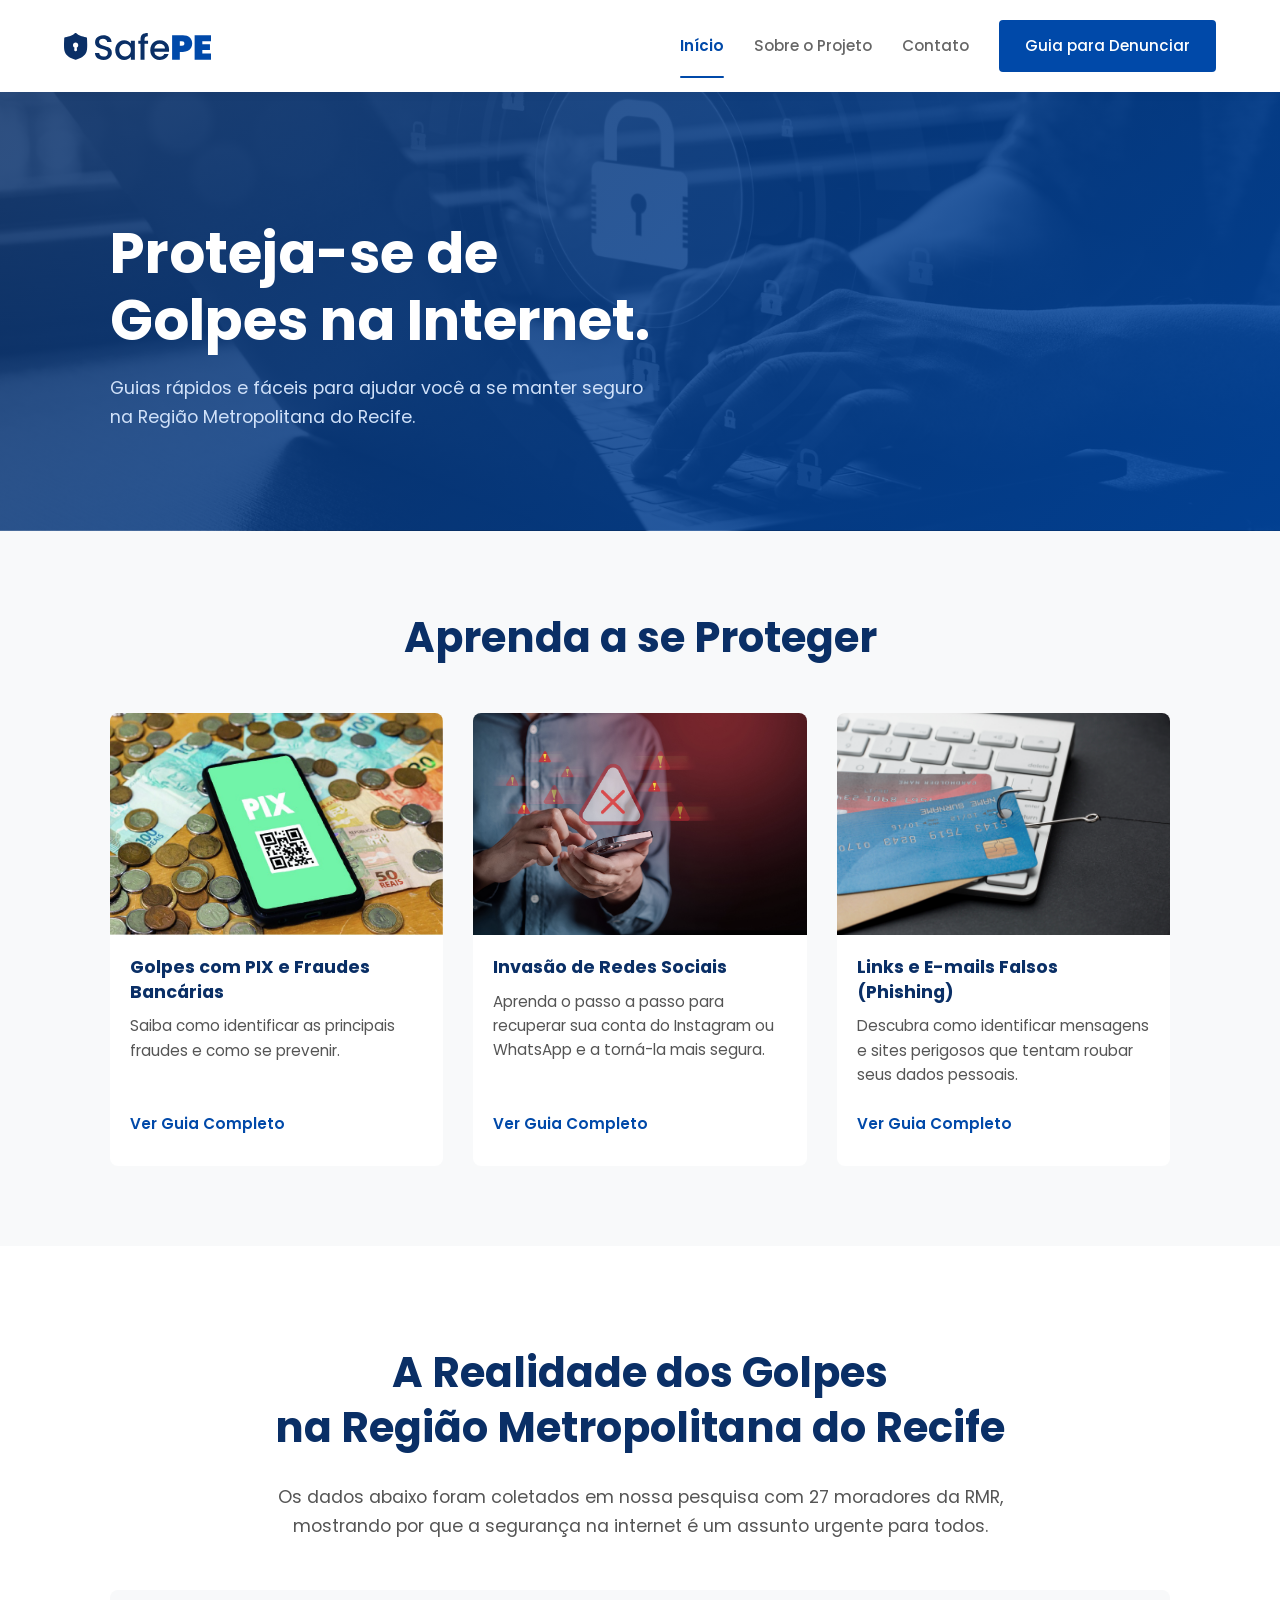
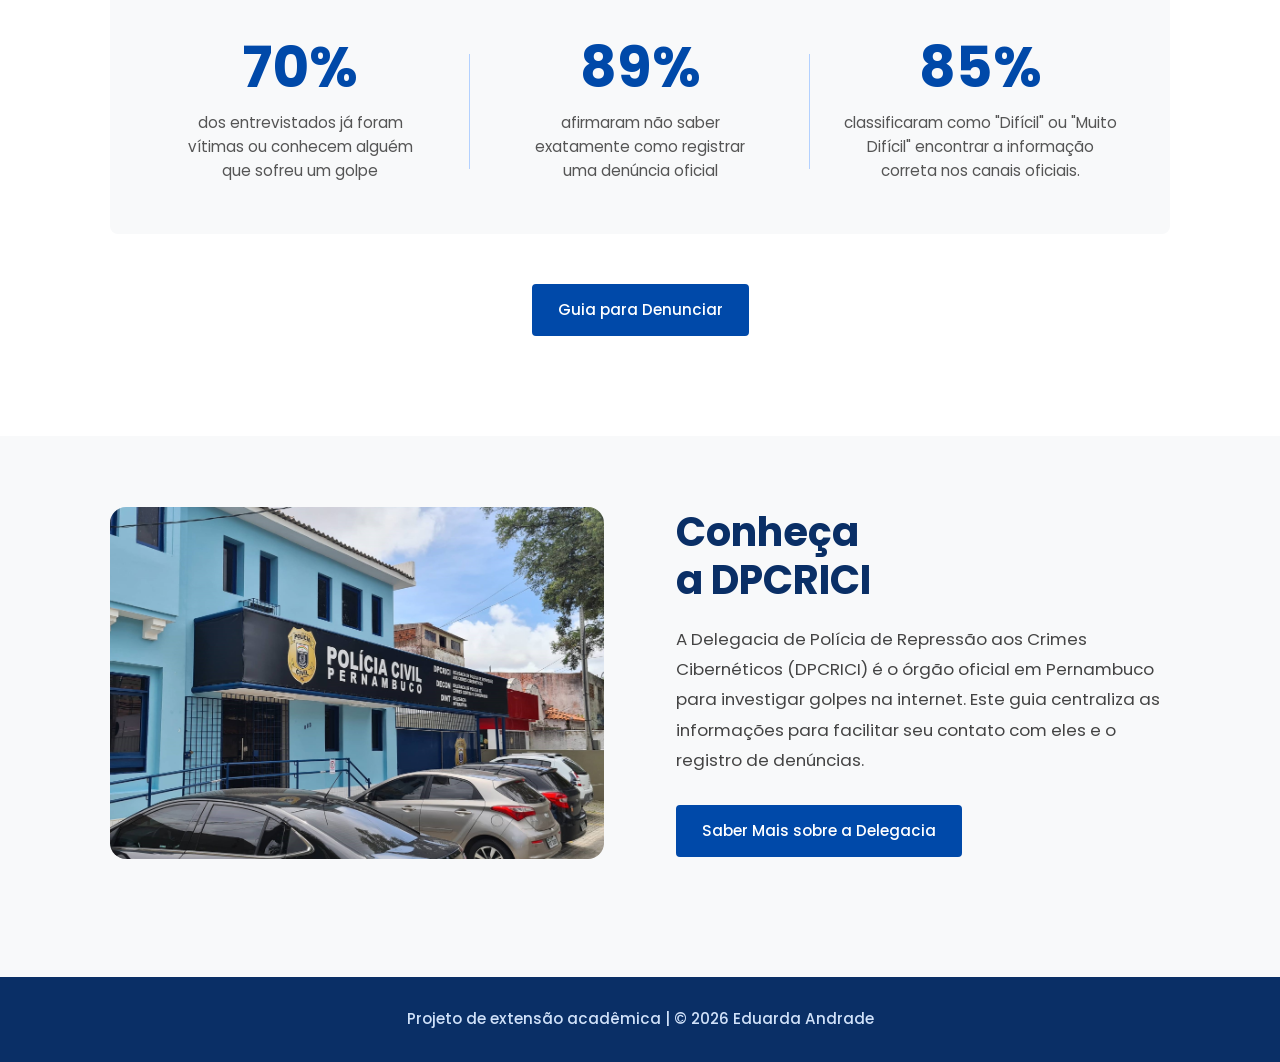
<file: index.html>
<!DOCTYPE html>
<html lang="pt-BR">
<head>
    <meta charset="UTF-8">
    <meta name="viewport" content="width=device-width, initial-scale=1.0">
    <meta name="description" content="SafePE | Proteja-se de golpes na internet na Região Metropolitana do Recife. Aprenda a evitar fraudes com PIX, redes sociais e phishing.">
    <title>SafePE | Proteja-se de Golpes na Internet</title>
    <link rel="icon" type="image/svg+xml" href="img/icone.svg">
    <link href="https://fonts.googleapis.com/css2?family=Poppins:wght@400;500;600;700&display=swap" rel="stylesheet">
    <link rel="stylesheet" href="css/style.css">
</head>
<body>

    <!-- CABEÇALHO -->
    <header class="header">
        <div class="logo">
            <a href="index.html" class="logo-site">
                <img src="img/logo.svg" alt="Logo SafePE" class="imagem-logo">
            </a>
        </div>
        
        <button id="menu-btn" class="menu-btn">
            <svg xmlns="http://www.w3.org/2000/svg" width="24" height="24" viewBox="0 0 24 24" fill="none" stroke="currentColor" stroke-width="2" stroke-linecap="round" stroke-linejoin="round" class="lucide lucide-menu">
                <path d="M4 5h16"/>
                <path d="M4 12h16"/>
                <path d="M4 19h16"/>
            </svg>
            Menu
        </button>

        <nav id="nav-menu" class="nav-menu">
            <button id="close-btn" class="close-btn">✕ Fechar</button>
            <ul>
                <li><a href="index.html" class="active-link">Início</a></li>
                <li><a href="html/sobre.html#sobre">Sobre o Projeto</a></li>
                <li><a href="html/sobre.html#contato">Contato</a></li>
                <li><a href="html/denuncia.html" class="btn-primary">Guia para Denunciar</a></li>
                <li class="nav-indicator" aria-hidden="true"></li>
            </ul>
        </nav>
    </header>

    <!-- HERO: TÍTULO DO GUIA -->
    <section class="hero">
        <div class="container">
            <h1>Proteja-se de<br>Golpes na Internet.</h1>
            <p>Guias rápidos e fáceis para ajudar você a se manter seguro<br class="desktop-break"> na Região Metropolitana do Recife.</p>
        </div>
    </section>

    <!-- SEÇÃO 1: GUIAS -->
    <section class="guias bg-gray">
        <div class="container">
            <h2>Aprenda a se Proteger</h2>
            <div class="cards-grid">
                <div class="card card-clicavel" data-link="html/guia-pix.html">
                    <div class="img-filtro">
                        <img src="img/img_pix1.png" alt="Celular exibindo o logo do PIX e um QR code, sobre notas e moedas de real" loading="lazy">
                    </div>
                    <h3>Golpes com PIX e Fraudes Bancárias</h3>
                    <p>Saiba como identificar as principais fraudes e como se prevenir.</p>
                    <a href="html/guia-pix.html" class="link-guia">Ver Guia Completo</a>
                </div>
                <div class="card card-clicavel" data-link="html/guia-redes.html">
                    <div class="img-filtro">
                        <img src="img/img_rede1.jpg" alt="Pessoa usando um celular, com ícones de alerta e um aviso de erro ao fundo" loading="lazy">
                    </div>
                    <h3>Invasão de Redes Sociais</h3>
                    <p>Aprenda o passo a passo para recuperar sua conta do Instagram ou WhatsApp e a torná-la mais segura.</p>
                    <a href="html/guia-redes.html" class="link-guia">Ver Guia Completo</a>
                </div>
                <div class="card card-clicavel" data-link="html/guia-phishing.html">
                    <div class="img-filtro">
                        <img src="img/img_phishing1.jpg" alt="Cartões de crédito presos em um anzol sobre um teclado, representando o phishing" loading="lazy">
                    </div>
                    <h3>Links e E-mails Falsos (Phishing)</h3>
                    <p>Descubra como identificar mensagens e sites perigosos que tentam roubar seus dados pessoais.</p>
                    <a href="html/guia-phishing.html" class="link-guia">Ver Guia Completo</a>
                </div>
            </div>
        </div>
    </section>

    <!-- SEÇÃO 2: ESTATÍSTICAS -->
    <section class="estatisticas">
        <div class="container">
            <h2>A Realidade dos Golpes<br>na Região Metropolitana do Recife</h2>
            <p class="subtitle">Os dados abaixo foram coletados em nossa pesquisa com 27 moradores da RMR,<br class="desktop-break"> mostrando por que a segurança na internet é um assunto urgente para todos.</p>
            
            <div class="stats-box">
                <div class="stat-item">
                    <span class="numero">70%</span>
                    <p>dos entrevistados já foram<br>vítimas ou conhecem alguém<br>que sofreu um golpe</p>
                </div>
                <div class="stat-item">
                    <span class="numero">89%</span>
                    <p>afirmaram não saber<br>exatamente como registrar<br>uma denúncia oficial</p>
                </div>
                <div class="stat-item">
                    <span class="numero">85%</span>
                    <p>classificaram como "Difícil" ou "Muito<br>Difícil" encontrar a informação<br>correta nos canais oficiais.</p>
                </div>
            </div>
            
            <div class="mt-50 text-center">
                <a href="html/denuncia.html" class="btn-primary">Guia para Denunciar</a>
            </div>
        </div>
    </section>

    <!-- SEÇÃO 3: DELEGAGIA -->
    <section class="delegacia bg-gray" id="delegacia">
        <div class="container delegacia-flex">
            <div class="delegacia-img">
                <img src="img/img_DPCRICI1.jpg" alt="Foto da fachada da Delegacia DPCRICI" loading="lazy">
            </div>
            <div class="delegacia-texto">
                <h2>Conheça<br>a DPCRICI</h2>
                <p>A Delegacia de Polícia de Repressão aos Crimes Cibernéticos (DPCRICI) é o órgão oficial em Pernambuco para investigar golpes na internet. Este guia centraliza as informações para facilitar seu contato com eles e o registro de denúncias.</p>
                <a href="html/dpcrici.html" class="btn-dark">Saber Mais sobre a Delegacia</a>
            </div>
        </div>
    </section>

    <!-- RODAPÉ -->
    <footer>
        <p>Projeto de extensão acadêmica <span class="divisor-rodape">|</span> <br class="mobile-break"> © 2026 Eduarda Andrade</p>
    </footer>

    <script src="js/script.js"></script>
</body>
</html>
</file>
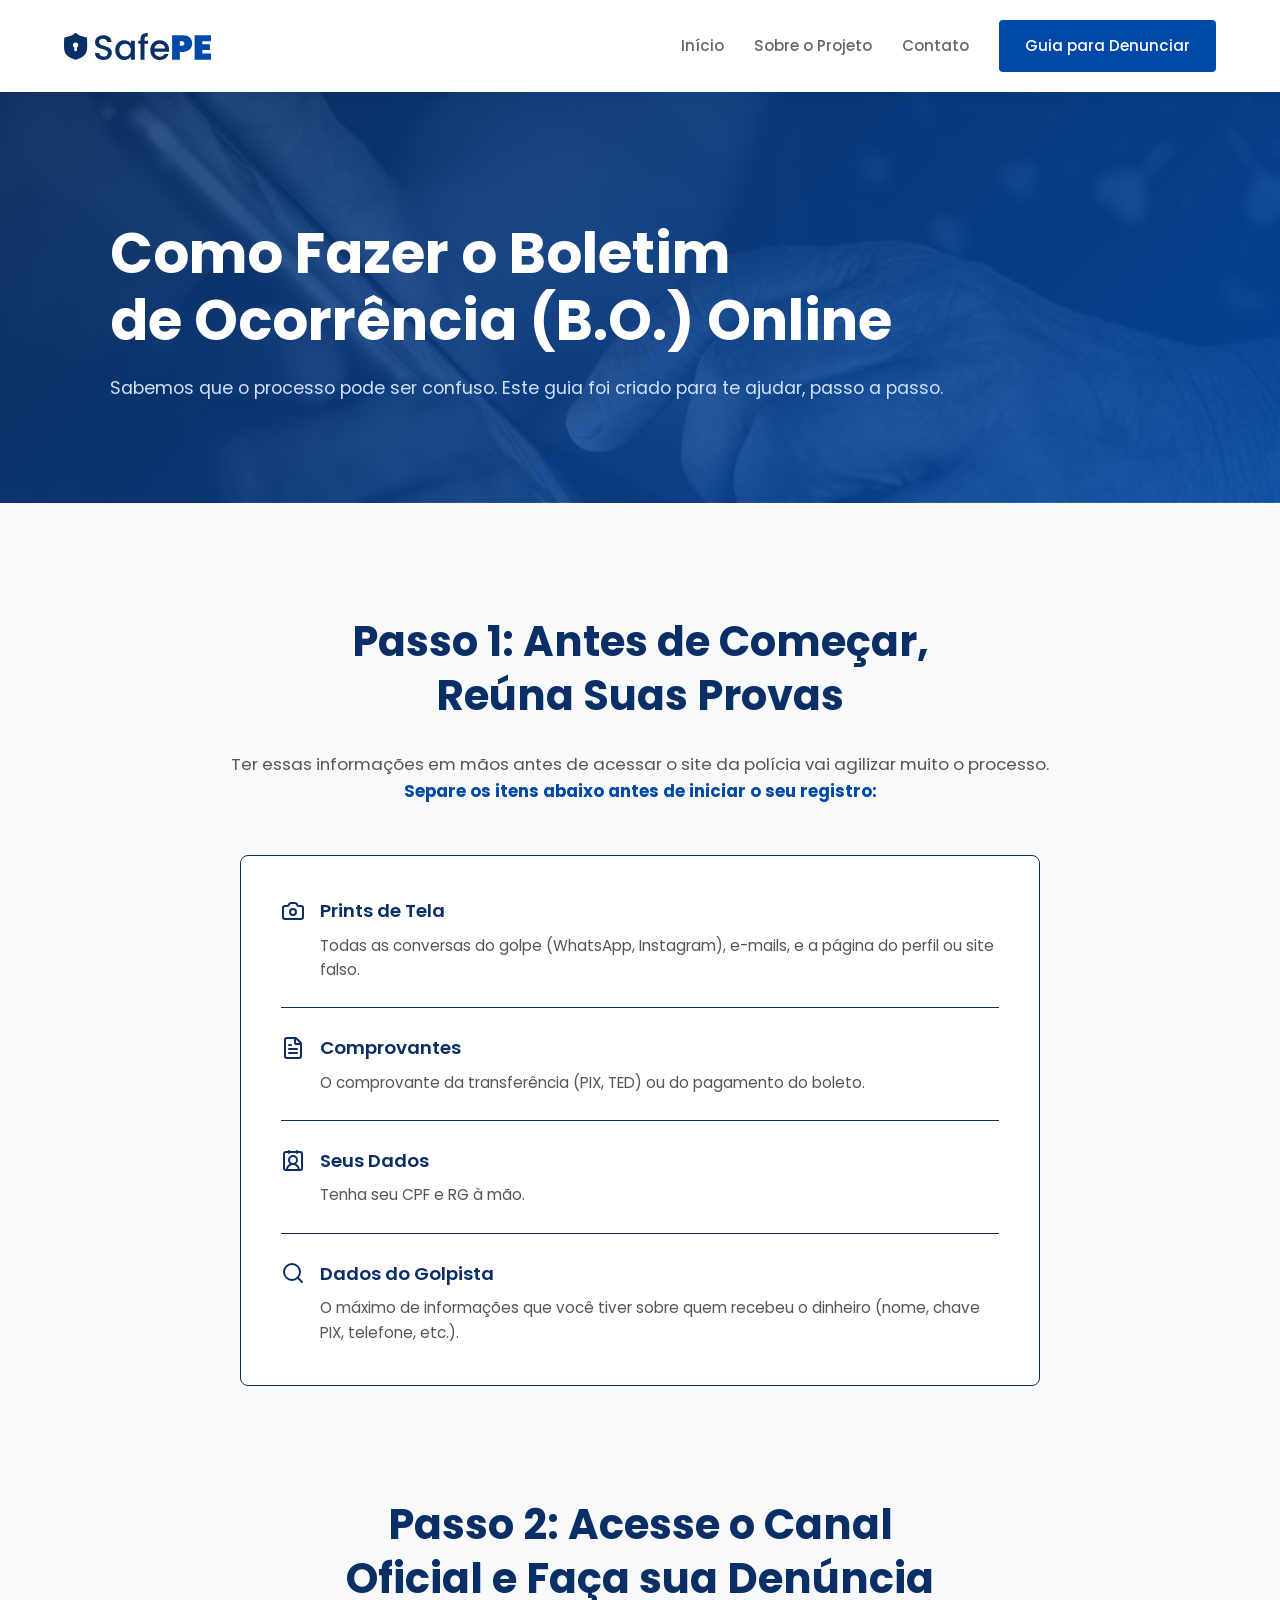
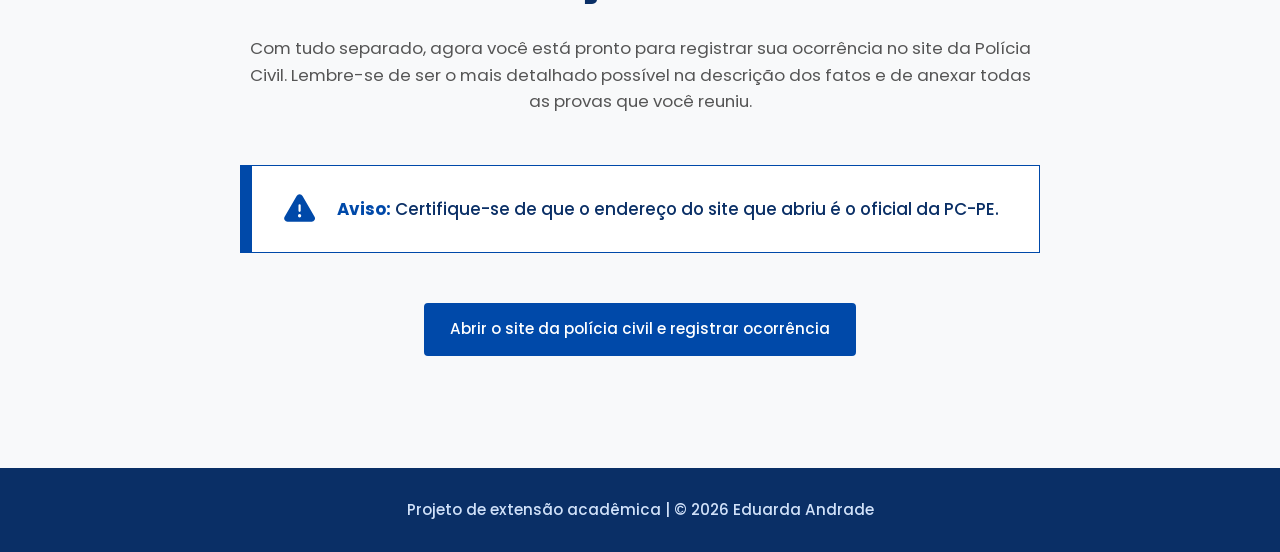
<file: html/denuncia.html>
<!DOCTYPE html>
<html lang="pt-BR">
<head>
    <meta charset="UTF-8">
    <meta name="viewport" content="width=device-width, initial-scale=1.0">
    <meta name="description" content="Guia passo a passo de como fazer um Boletim de Ocorrência (B.O.) online e reunir provas contra golpes virtuais.">
    <title>Guia de Denúncia | SafePE</title>
    <link rel="icon" type="image/svg+xml" href="../img/icone.svg">
    <link href="https://fonts.googleapis.com/css2?family=Poppins:wght@400;500;600;700&display=swap" rel="stylesheet">
    <link rel="stylesheet" href="../css/style.css">
</head>
<body>

    <!-- CABEÇALHO -->
    <header class="header">
        <div class="logo">
            <a href="../index.html">
                <img src="../img/logo.svg" alt="Logo SafePE" class="imagem-logo">
            </a>
        </div>
        
        <button id="menu-btn" class="menu-btn">
            <svg xmlns="http://www.w3.org/2000/svg" width="24" height="24" viewBox="0 0 24 24" fill="none" stroke="currentColor" stroke-width="2" stroke-linecap="round" stroke-linejoin="round" class="lucide lucide-menu">
                <path d="M4 5h16"/>
                <path d="M4 12h16"/>
                <path d="M4 19h16"/>
            </svg>
            Menu
        </button>

        <nav id="nav-menu" class="nav-menu">
            <button id="close-btn" class="close-btn">✕ Fechar</button>
            <ul>
                <li><a href="../index.html">Início</a></li>
                <li><a href="sobre.html#sobre">Sobre o Projeto</a></li>
                <li><a href="sobre.html#contato">Contato</a></li>
                <li><a href="denuncia.html" class="btn-primary">Guia para Denunciar</a></li>
                <li class="nav-indicator" aria-hidden="true"></li>
            </ul>
        </nav>
    </header>

    <!-- HERO: TÍTULO DA PÁGINA -->
    <section class="hero hero-denuncia">
        <div class="container">
            <h1>Como Fazer o Boletim<br class="desktop-break"> de Ocorrência (B.O.) Online</h1>
            <p>Sabemos que o processo pode ser confuso. Este guia foi criado para te ajudar, passo a passo.</p>
        </div>
    </section>

    <!-- PASSO 1: CHECKLIST -->
    <section class="passos bg-gray">
        <div class="container">
            <h2 class="text-center">Passo 1: Antes de Começar,<br> Reúna Suas Provas</h2>
            <p class="text-center subtitle">Ter essas informações em mãos antes de acessar o site da polícia vai agilizar muito o processo. <br class="desktop-break"><strong>Separe os itens abaixo antes de iniciar o seu registro:</strong></p>

            <div class="checklist-box">
                <!-- Item 1: Prints de Tela -->
                <div class="checklist-item">
                    <div class="check-header">
                        <div class="check-title">
                            <svg xmlns="http://www.w3.org/2000/svg" width="24" height="24" viewBox="0 0 24 24" fill="none" stroke="currentColor" stroke-width="2" stroke-linecap="round" stroke-linejoin="round" class="lucide lucide-camera"><path d="M13.997 4a2 2 0 0 1 1.76 1.05l.486.9A2 2 0 0 0 18.003 7H20a2 2 0 0 1 2 2v9a2 2 0 0 1-2 2H4a2 2 0 0 1-2-2V9a2 2 0 0 1 2-2h1.997a2 2 0 0 0 1.759-1.048l.489-.904A2 2 0 0 1 10.004 4z"/><circle cx="12" cy="13" r="3"/></svg>
                            <h3>Prints de Tela</h3>
                        </div>
                    </div>
                    <div class="check-body">
                        <p>Todas as conversas do golpe (WhatsApp, Instagram), e-mails, e a página do perfil ou site falso.</p>
                    </div>
                </div>

                <!-- Item 2: Comprovantes -->
                <div class="checklist-item">
                    <div class="check-header">
                        <div class="check-title">
                            <svg xmlns="http://www.w3.org/2000/svg" width="24" height="24" viewBox="0 0 24 24" fill="none" stroke="currentColor" stroke-width="2" stroke-linecap="round" stroke-linejoin="round" class="lucide lucide-file-text"><path d="M6 22a2 2 0 0 1-2-2V4a2 2 0 0 1 2-2h8a2.4 2.4 0 0 1 1.704.706l3.588 3.588A2.4 2.4 0 0 1 20 8v12a2 2 0 0 1-2 2z"/><path d="M14 2v5a1 1 0 0 0 1 1h5"/><path d="M10 9H8"/><path d="M16 13H8"/><path d="M16 17H8"/></svg>
                            <h3>Comprovantes</h3>
                        </div>
                    </div>
                    <div class="check-body">
                        <p>O comprovante da transferência (PIX, TED) ou do pagamento do boleto.</p>
                    </div>
                </div>

                <!-- Item 3: Seus Dados -->
                <div class="checklist-item">
                    <div class="check-header">
                        <div class="check-title">
                            <svg xmlns="http://www.w3.org/2000/svg" width="24" height="24" viewBox="0 0 24 24" fill="none" stroke="currentColor" stroke-width="2" stroke-linecap="round" stroke-linejoin="round" class="lucide lucide-contact-round"><path d="M16 2v2"/><path d="M17.915 21a6 6 0 10-12 0"/><path d="M8 2v2"/><circle cx="12" cy="11" r="4"/><rect x="3" y="3" width="18" height="18" rx="2"/></svg>
                            <h3>Seus Dados</h3>
                        </div>
                    </div>
                    <div class="check-body">
                        <p>Tenha seu CPF e RG à mão.</p>
                    </div>
                </div>

                <!-- Item 4: Dados do Golpista -->
                <div class="checklist-item">
                    <div class="check-header">
                        <div class="check-title">
                            <svg xmlns="http://www.w3.org/2000/svg" width="24" height="24" viewBox="0 0 24 24" fill="none" stroke="currentColor" stroke-width="2" stroke-linecap="round" stroke-linejoin="round" class="lucide lucide-search"><path d="m21 21-4.34-4.34"/><circle cx="11" cy="11" r="8"/></svg>
                            <h3>Dados do Golpista</h3>
                        </div>
                    </div>
                    <div class="check-body">
                        <p>O máximo de informações que você tiver sobre quem recebeu o dinheiro (nome, chave PIX, telefone, etc.).</p>
                    </div>
                </div>
            </div>
        </div>
    </section>

    <!-- PASSO 2: AÇÃO -->
    <section class="passos bg-gray pt-0">
        <div class="container text-center">
            <h2>Passo 2: Acesse o Canal<br>Oficial e Faça sua Denúncia</h2>
            <p class="subtitle subtitle-largo text-center">Com tudo separado, agora você está pronto para registrar sua ocorrência no site da Polícia Civil. Lembre-se de ser o mais detalhado possível na descrição dos fatos e de anexar todas as provas que você reuniu.</p>

            <div class="warning-box mb-40">
                <svg xmlns="http://www.w3.org/2000/svg" width="24" height="24" viewBox="0 0 256 256" fill="currentColor">
                <path d="M236.8,188.09,149.35,36.22h0a24.76,24.76,0,0,0-42.7,0L19.2,188.09a23.51,23.51,0,0,0,0,23.72A24.35,24.35,0,0,0,40.55,224h174.9a24.35,24.35,0,0,0,21.33-12.19A23.51,23.51,0,0,0,236.8,188.09ZM120,104a8,8,0,0,1,16,0v40a8,8,0,0,1-16,0Zm8,88a12,12,0,1,1,12-12A12,12,0,0,1,128,192Z"/>
                </svg>
                <p><strong>Aviso:</strong> Certifique-se de que o endereço do site que abriu é o oficial da PC-PE.</p>
            </div>

            <a href="https://servicos.sds.pe.gov.br/delegacia/" target="_blank" rel="noopener noreferrer" class="btn-dark mt-30">Abrir o site da polícia civil e registrar ocorrência</a>
        </div>
    </section>

    <!-- RODAPÉ -->
    <footer>
        <p>Projeto de extensão acadêmica <span class="divisor-rodape">|</span> <br class="mobile-break"> © 2026 Eduarda Andrade</p>
    </footer>
    <script src="../js/script.js"></script>
</body>
</html>
</file>
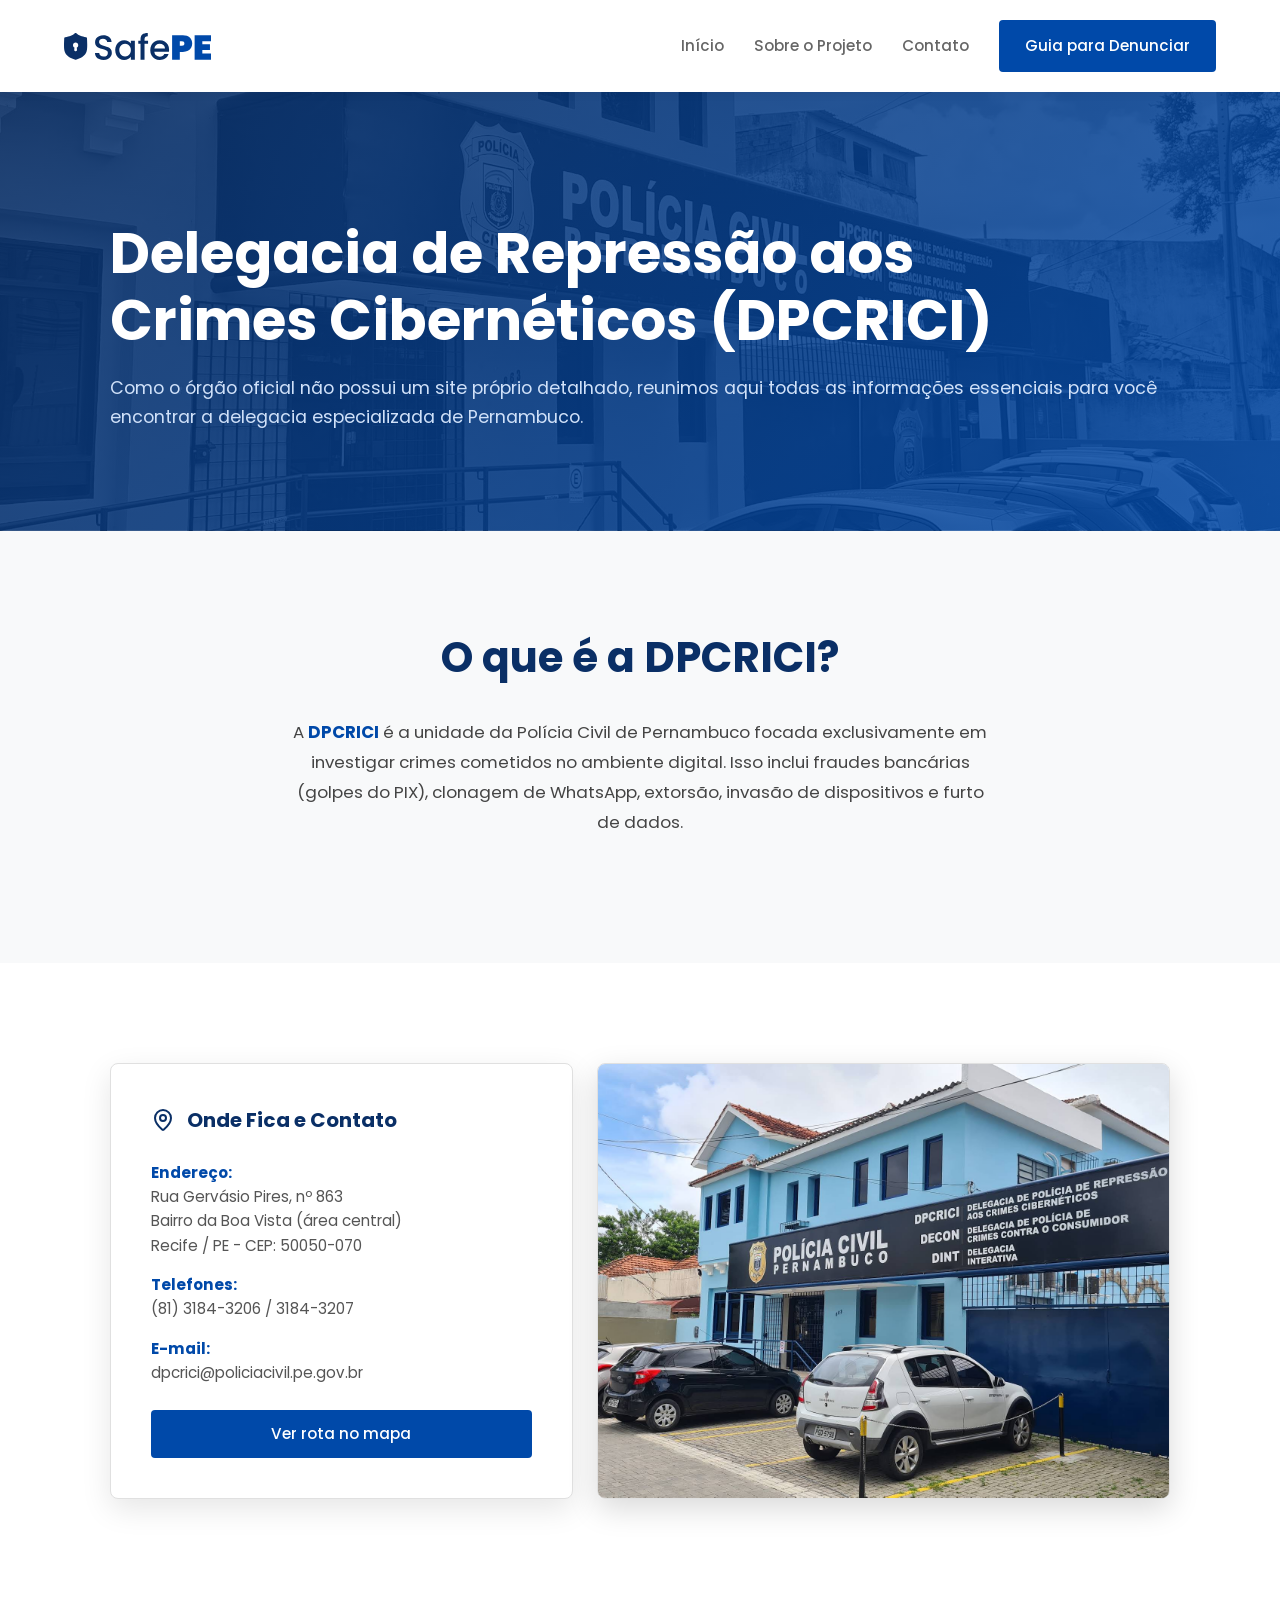
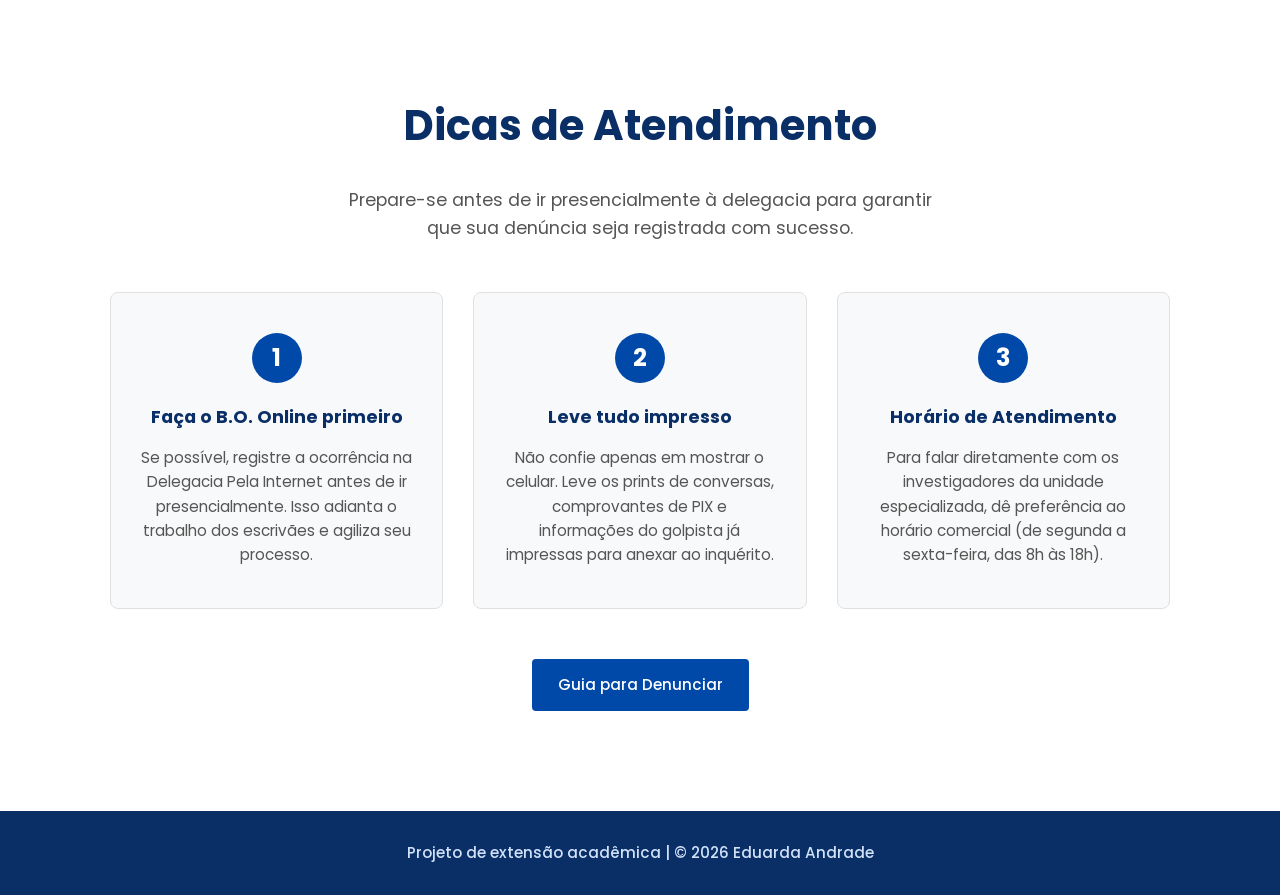
<file: html/dpcrici.html>
<!DOCTYPE html>
<html lang="pt-BR">
<head>
    <meta charset="UTF-8">
    <meta name="viewport" content="width=device-width, initial-scale=1.0">
    <meta name="description" content="Saiba onde fica e como entrar em contato com a Delegacia de Repressão aos Crimes Cibernéticos (DPCRICI) em Pernambuco.">
    <title>Sobre a DPCRICI | SafePE</title>
    <link rel="icon" type="image/svg+xml" href="../img/icone.svg">
    <link href="https://fonts.googleapis.com/css2?family=Poppins:wght@400;500;600;700&display=swap" rel="stylesheet">
    <link rel="stylesheet" href="../css/style.css">
</head>
<body>

    <!-- CABEÇALHO -->
    <header class="header">
        <div class="logo">
            <a href="../index.html">
                <img src="../img/logo.svg" alt="Logo SafePE" class="imagem-logo">
            </a>
        </div>
        
        <button id="menu-btn" class="menu-btn">
            <svg xmlns="http://www.w3.org/2000/svg" width="24" height="24" viewBox="0 0 24 24" fill="none" stroke="currentColor" stroke-width="2" stroke-linecap="round" stroke-linejoin="round" class="lucide lucide-menu">
                <path d="M4 5h16"/>
                <path d="M4 12h16"/>
                <path d="M4 19h16"/>
            </svg>
            Menu
        </button>

        <nav id="nav-menu" class="nav-menu">
            <button id="close-btn" class="close-btn">✕ Fechar</button>
            <ul>
                <li><a href="../index.html">Início</a></li>
                <li><a href="sobre.html#sobre">Sobre o Projeto</a></li>
                <li><a href="sobre.html#contato">Contato</a></li>
                <li><a href="denuncia.html" class="btn-primary">Guia para Denunciar</a></li>
                <li class="nav-indicator" aria-hidden="true"></li>
            </ul>
        </nav>
    </header>

    <!-- HERO: TÍTULO -->
    <section class="hero-dpcrici">
        <div class="container">
            <h1>Delegacia de Repressão aos<br class="desktop-break"> Crimes Cibernéticos (DPCRICI)</h1>
            <p>Como o órgão oficial não possui um site próprio detalhado, reunimos aqui todas as informações essenciais para você encontrar a delegacia especializada de Pernambuco.</p>
        </div>
    </section>

    <!-- TEXTO INTRODUTÓRIO -->
    <section class="dpcrici-intro bg-gray">
        <div class="container">
            <h2 class="titulo-padrao">O que é a DPCRICI?</h2>
            <div class="sobre-texto text-center">
                <p>A <strong>DPCRICI</strong> é a unidade da Polícia Civil de Pernambuco focada exclusivamente em investigar crimes cometidos no ambiente digital. Isso inclui fraudes bancárias (golpes do PIX), clonagem de WhatsApp, extorsão, invasão de dispositivos e furto de dados.</p>
            </div>
        </div>
    </section>

    <!-- SEÇÃO 1: LOCALIZAÇÃO E FOTO -->
    <section class="map-bg-section">
        <div class="map-bg">
            <iframe src="https://www.google.com/maps/embed?pb=!1m18!1m12!1m3!1d3950.419169687445!2d-34.8876403!3d-8.058348!2m3!1f0!2f0!3f0!3m2!1i1024!2i768!4f13.1!3m3!1m2!1s0x7ab18a4a58ab39d%3A0xc62261642adfffa3!2sR.%20Gerv%C3%A1sio%20Pires%2C%20863%20-%20Boa%20Vista%2C%20Recife%20-%20PE%2C%2050050-070!5e0!3m2!1spt-BR!2sbr!4v1700000000000!5m2!1spt-BR!2sbr" title="Mapa de localização da DPCRICI" allowfullscreen="" loading="lazy" referrerpolicy="no-referrer-when-downgrade"></iframe>
            <div class="map-overlay"></div>
        </div>

        <div class="container relative-content">
            <div class="localizacao-flex">
                <div class="info-card">
                    <h3>
                        <!-- Ícone Localização -->
        <svg xmlns="http://www.w3.org/2000/svg" width="24" height="24" viewBox="0 0 24 24" fill="none" stroke="currentColor" stroke-width="2" stroke-linecap="round" stroke-linejoin="round" class="lucide lucide-map-pin"><path d="M20 10c0 4.993-5.539 10.193-7.399 11.799a1 1 0 0 1-1.202 0C9.539 20.193 4 14.993 4 10a8 8 0 0 1 16 0"/><circle cx="12" cy="10" r="3"/></svg>
                        Onde Fica e Contato
                    </h3>
                    <p><strong>Endereço:</strong><br>Rua Gervásio Pires, nº 863<br>Bairro da Boa Vista (área central)<br>Recife / PE - CEP: 50050-070</p>
                    <p><strong>Telefones:</strong><br>(81) 3184-3206 / 3184-3207</p>
                    <p><strong>E-mail:</strong><br>dpcrici@policiacivil.pe.gov.br</p>
                    <a href="https://www.google.com/maps/place/Delegacia+de+Pol%C3%ADcia+de+Repress%C3%A3o+aos+Crimes+Cibern%C3%A9ticos+-+DPCRICI/@-8.055228,-34.884002,15z" target="_blank" rel="noopener noreferrer" class="btn-dark btn-full mt-25">Ver rota no mapa</a>
                </div>
                
                <div class="delegacia-foto">
                    <img src="../img/img_DPCRICI2.jpg" alt="Fachada da DPCRICI em Recife" loading="lazy">
                </div>
            </div>
        </div>
    </section>

    <!-- SEÇÃO 2: DICAS DE ATENDIMENTO -->
    <section class="dpcrici-dicas">
        <div class="container">
            <h2 class="titulo-padrao text-center mb-10">Dicas de Atendimento</h2>
            <p class="subtitle text-center mb-50">Prepare-se antes de ir presencialmente à delegacia para garantir<br class="desktop-break"> que sua denúncia seja registrada com sucesso.</p>

            <div class="dicas-grid">
                <div class="dica-item bg-gray">
                    <span class="dica-numero">1</span>
                    <h4>Faça o B.O. Online primeiro</h4>
                    <p>Se possível, registre a ocorrência na Delegacia Pela Internet antes de ir presencialmente. Isso adianta o trabalho dos escrivães e agiliza seu processo.</p>
                </div>
                <div class="dica-item bg-gray">
                    <span class="dica-numero">2</span>
                    <h4>Leve tudo impresso</h4>
                    <p>Não confie apenas em mostrar o celular. Leve os prints de conversas, comprovantes de PIX e informações do golpista já impressas para anexar ao inquérito.</p>
                </div>
                <div class="dica-item bg-gray">
                    <span class="dica-numero">3</span>
                    <h4>Horário de Atendimento</h4>
                    <p>Para falar diretamente com os investigadores da unidade especializada, dê preferência ao horário comercial (de segunda a sexta-feira, das 8h às 18h).</p>
                </div>
            </div>
        </div>
        <div class="mt-50 text-center">
            <a href="denuncia.html" class="btn-primary">Guia para Denunciar</a>
        </div>
    </section>

    <!-- RODAPÉ -->
    <footer>
        <p>Projeto de extensão acadêmica <span class="divisor-rodape">|</span> <br class="mobile-break"> © 2026 Eduarda Andrade</p>
    </footer>
    <script src="../js/script.js"></script>
</body>
</html>
</file>
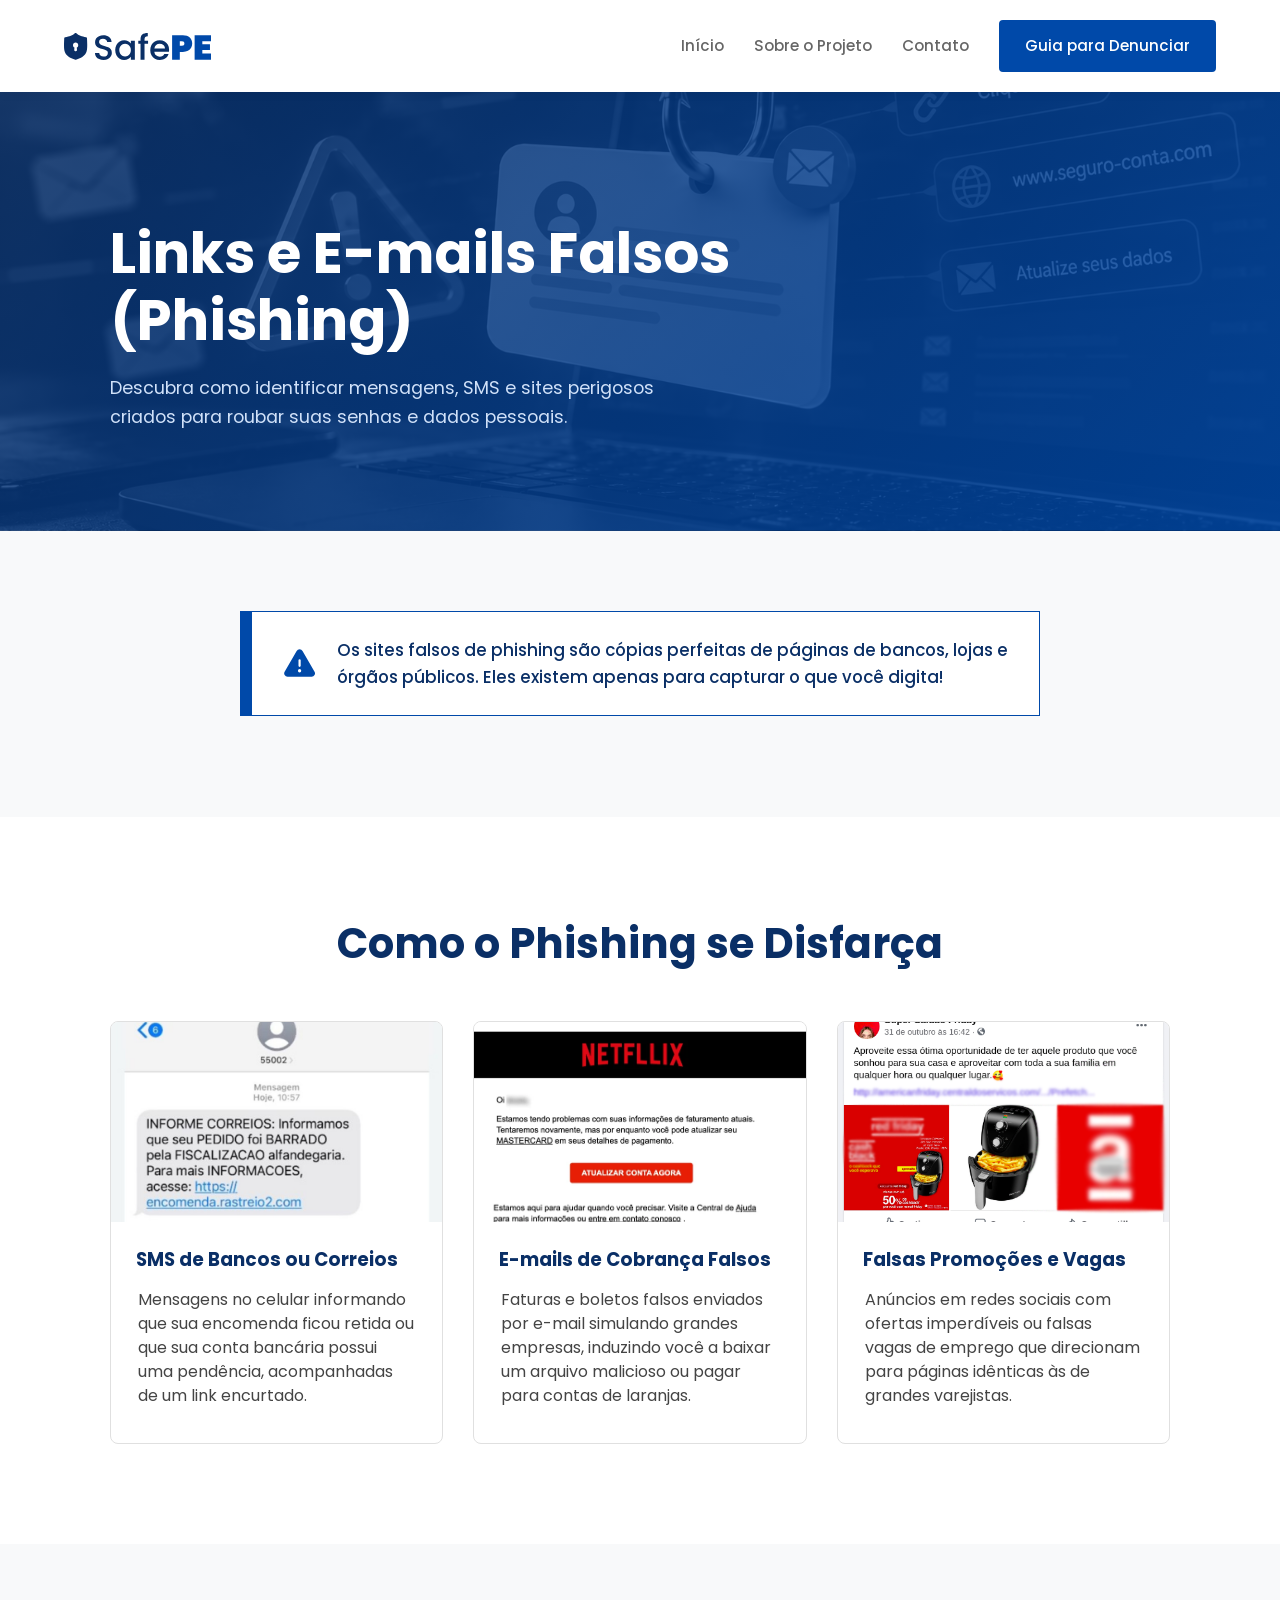
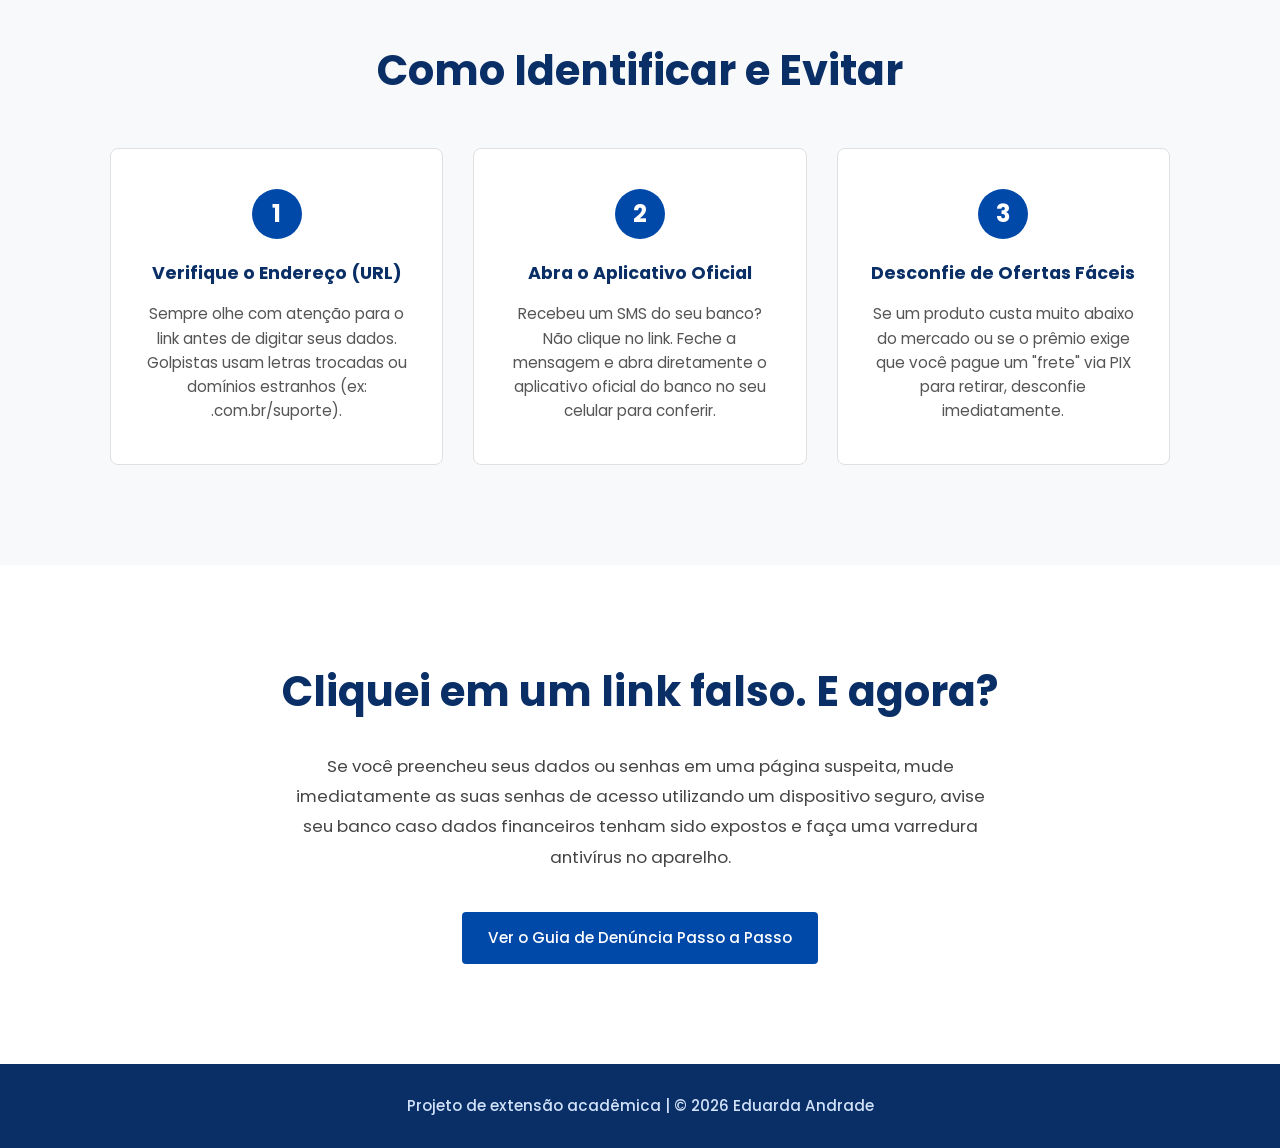
<file: html/guia-phishing.html>
<!DOCTYPE html>
<html lang="pt-BR">
<head>
    <meta charset="UTF-8">
    <meta name="viewport" content="width=device-width, initial-scale=1.0">
    <meta name="description" content="Aprenda a identificar links falsos, e-mails de phishing e mensagens de SMS perigosas.">
    <title>Links e E-mails Falsos (Phishing) - SafePE</title>
    <link rel="icon" type="image/svg+xml" href="../img/icone.svg">
    <link href="https://fonts.googleapis.com/css2?family=Poppins:wght@400;500;600;700&display=swap" rel="stylesheet">
    <link rel="stylesheet" href="../css/style.css">
</head>
<body>

    <!-- CABEÇALHO -->
    <header class="header">
        <div class="logo">
            <a href="../index.html">
                <img src="../img/logo.svg" alt="Logo SafePE" class="imagem-logo">
            </a>
        </div>
        
        <button id="menu-btn" class="menu-btn">
            <svg xmlns="http://www.w3.org/2000/svg" width="24" height="24" viewBox="0 0 24 24" fill="none" stroke="currentColor" stroke-width="2" stroke-linecap="round" stroke-linejoin="round" class="lucide lucide-menu">
                <path d="M4 5h16"/>
                <path d="M4 12h16"/>
                <path d="M4 19h16"/>
            </svg>
            Menu
        </button>

        <nav id="nav-menu" class="nav-menu">
            <button id="close-btn" class="close-btn">✕ Fechar</button>
            <ul>
                <li><a href="../index.html">Início</a></li>
                <li><a href="sobre.html#sobre">Sobre o Projeto</a></li>
                <li><a href="sobre.html#contato">Contato</a></li>
                <li><a href="denuncia.html" class="btn-primary">Guia para Denunciar</a></li>
                <li class="nav-indicator" aria-hidden="true"></li>
            </ul>
        </nav>
    </header>

    <!-- HERO: TÍTULO DO GUIA -->
    <section class="hero-guia-phishing">
        <div class="container">
            <h1>Links e E-mails Falsos<br class="desktop-break"> (Phishing)</h1>
            <p class="subtitle">Descubra como identificar mensagens, SMS e sites perigosos<br class="desktop-break"> criados para roubar suas senhas e dados pessoais.</p>
        </div>
    </section>

    <!-- SEÇÃO DE AVISO -->
    <section class="secao-aviso bg-gray">
        <div class="container">
            <div class="warning-box">
                <svg xmlns="http://www.w3.org/2000/svg" width="24" height="24" viewBox="0 0 256 256" fill="currentColor">
                <path d="M236.8,188.09,149.35,36.22h0a24.76,24.76,0,0,0-42.7,0L19.2,188.09a23.51,23.51,0,0,0,0,23.72A24.35,24.35,0,0,0,40.55,224h174.9a24.35,24.35,0,0,0,21.33-12.19A23.51,23.51,0,0,0,236.8,188.09ZM120,104a8,8,0,0,1,16,0v40a8,8,0,0,1-16,0Zm8,88a12,12,0,1,1,12-12A12,12,0,0,1,128,192Z"/>
                </svg>
                <p>Os sites falsos de phishing são cópias perfeitas de páginas de bancos, lojas e órgãos públicos. Eles existem apenas para capturar o que você digita!</p>
            </div>
        </div>
    </section>

    <!-- SEÇÃO 1: OS GOLPES MAIS COMUNS -->
    <section class="secao-padrao bg-white">
        <div class="container">
            <h2 class="titulo-padrao">Como o Phishing se Disfarça</h2>
            
            <div class="dicas-grid mt-50">
                <div class="dica-item-img">
                    <img src="../img/img_phishing2.jpg" alt="Mensagem de texto falsa dizendo que um pedido dos Correios foi retido e pedindo para acessar um link" loading="lazy">
                    <h4>SMS de Bancos ou Correios</h4>
                    <p>Mensagens no celular informando que sua encomenda ficou retida ou que sua conta bancária possui uma pendência, acompanhadas de um link encurtado.</p>
                </div>
                <div class="dica-item-img">
                    <img src="../img/img_phishing3.webp" alt="E-mail falso da Netflix dizendo que a fatura falhou e pedindo para atualizar o cartão" loading="lazy">
                    <h4>E-mails de Cobrança Falsos</h4>
                    <p>Faturas e boletos falsos enviados por e-mail simulando grandes empresas, induzindo você a baixar um arquivo malicioso ou pagar para contas de laranjas.</p>
                </div>
                <div class="dica-item-img">
                    <img src="../img/img_phishing4.png" alt="Publicação falsa no Facebook com oferta de uma fritadeira e um link suspeito" loading="lazy">
                    <h4>Falsas Promoções e Vagas</h4>
                    <p>Anúncios em redes sociais com ofertas imperdíveis ou falsas vagas de emprego que direcionam para páginas idênticas às de grandes varejistas.</p>
                </div>
            </div>
        </div>
    </section>

    <!-- SEÇÃO 2: COMO SE PROTEGER -->
    <section class="secao-padrao bg-gray">
        <div class="container">
            <h2 class="titulo-padrao">Como Identificar e Evitar</h2>
            
            <div class="dicas-grid mt-50">
                <div class="dica-item bg-white">
                    <span class="dica-numero">1</span>
                    <h4>Verifique o Endereço (URL)</h4>
                    <p>Sempre olhe com atenção para o link antes de digitar seus dados. Golpistas usam letras trocadas ou domínios estranhos (ex: .com.br/suporte).</p>
                </div>
                <div class="dica-item bg-white">
                    <span class="dica-numero">2</span>
                    <h4>Abra o Aplicativo Oficial</h4>
                    <p>Recebeu um SMS do seu banco? Não clique no link. Feche a mensagem e abra diretamente o aplicativo oficial do banco no seu celular para conferir.</p>
                </div>
                <div class="dica-item bg-white">
                    <span class="dica-numero">3</span>
                    <h4>Desconfie de Ofertas Fáceis</h4>
                    <p>Se um produto custa muito abaixo do mercado ou se o prêmio exige que você pague um "frete" via PIX para retirar, desconfie imediatamente.</p>
                </div>
            </div>
        </div>
    </section>

    <!-- SEÇÃO 3: E AGORA? -->
    <section class="secao-padrao bg-white">
        <div class="container text-center">
            <h2 class="titulo-padrao">Cliquei em um link falso. E agora?</h2>
            
            <div class="texto-centralizado">
                <p>Se você preencheu seus dados ou senhas em uma página suspeita, mude imediatamente as suas senhas de acesso utilizando um dispositivo seguro, avise seu banco caso dados financeiros tenham sido expostos e faça uma varredura antivírus no aparelho.</p>
            </div>
            
            <a href="denuncia.html" class="btn-dark">Ver o Guia de Denúncia Passo a Passo</a>
        </div>
    </section>

    <!-- RODAPÉ -->
    <footer>
        <p>Projeto de extensão acadêmica <span class="divisor-rodape">|</span> <br class="mobile-break"> © 2026 Eduarda Andrade</p>
    </footer>
    <script src="../js/script.js"></script>
</body>
</html>
</file>
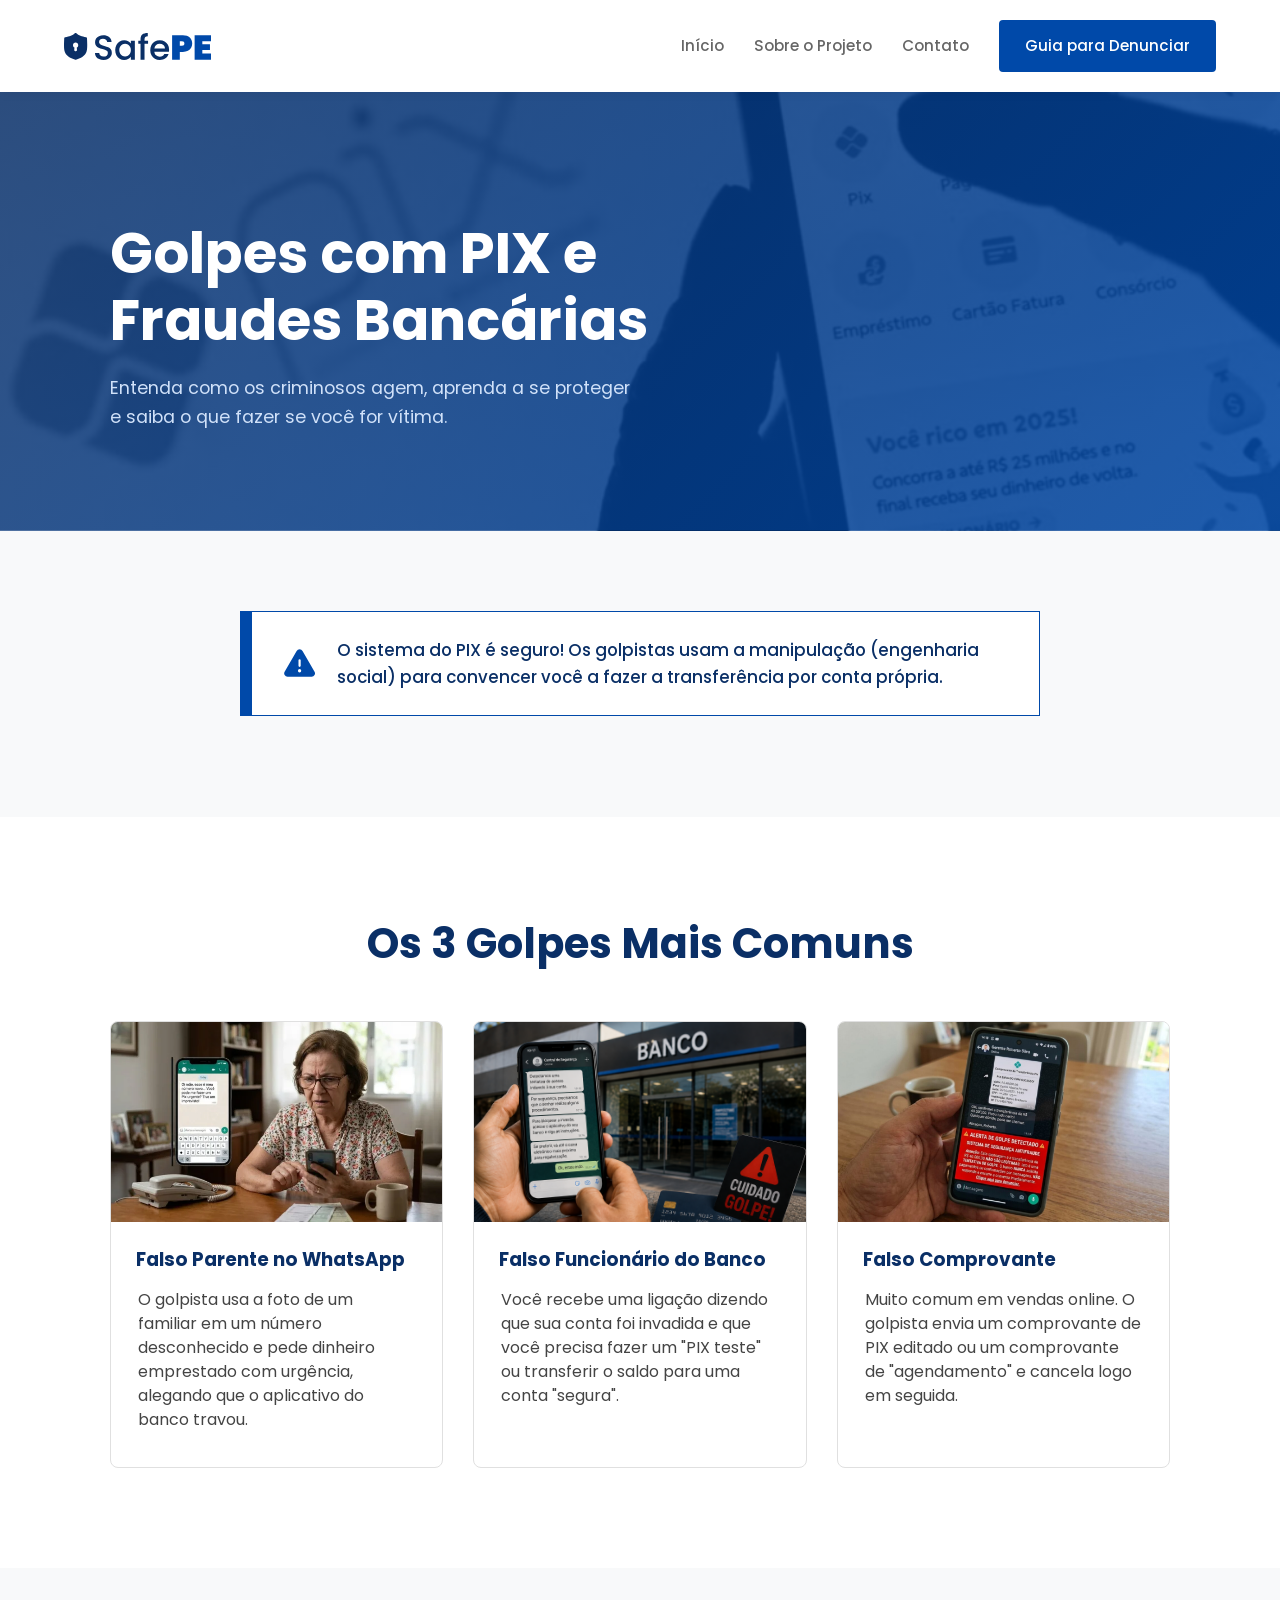
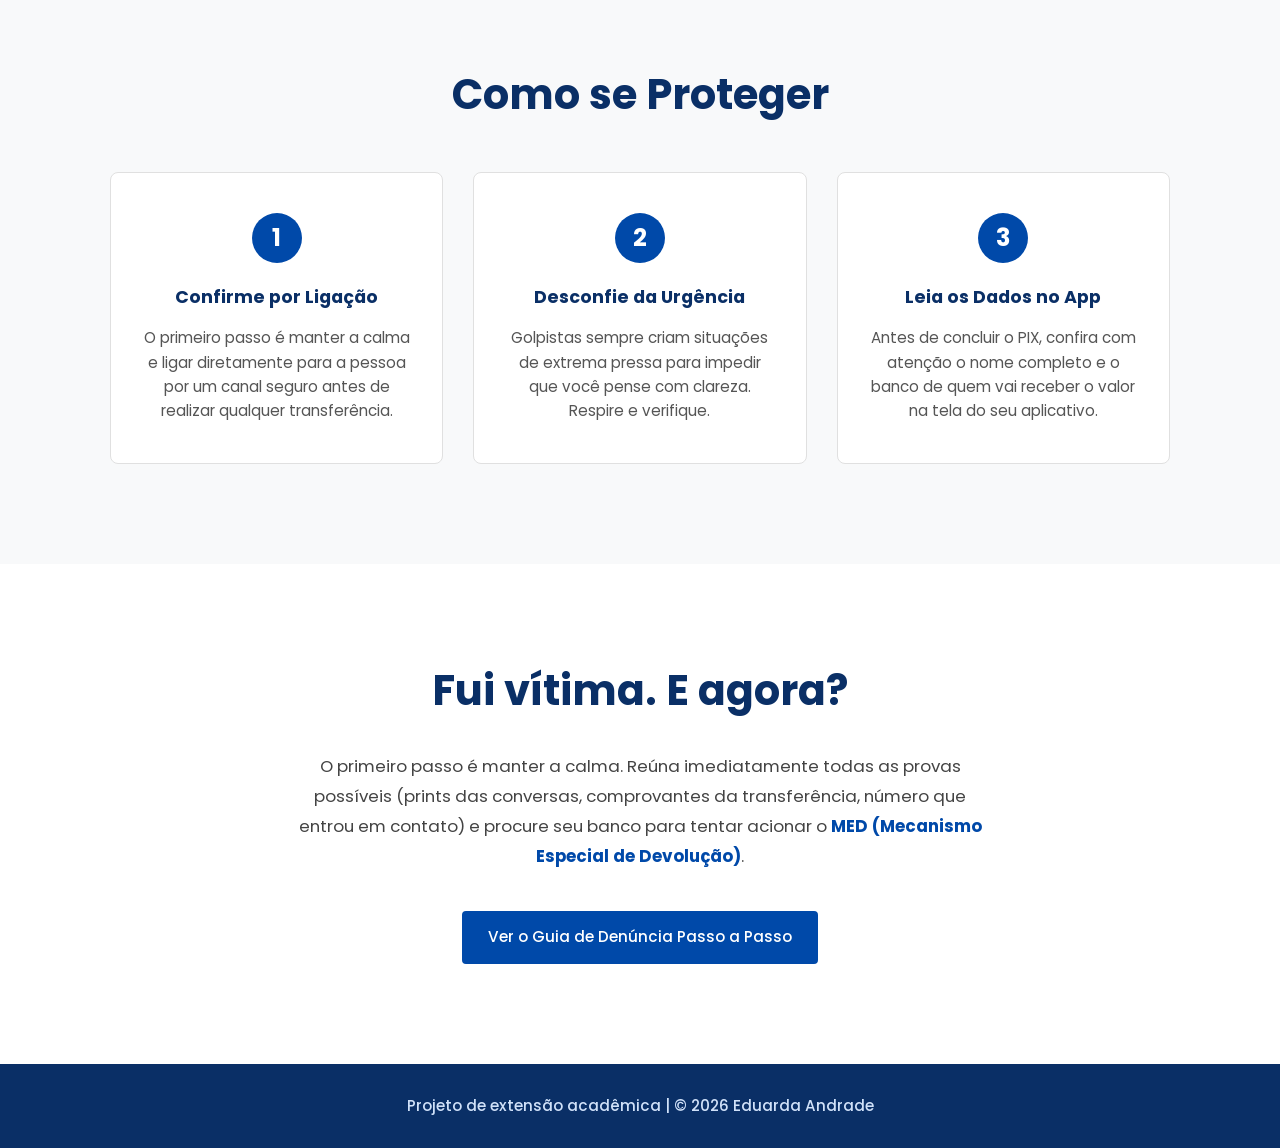
<file: html/guia-pix.html>
<!DOCTYPE html>
<html lang="pt-BR">
<head>
    <meta charset="UTF-8">
    <meta name="viewport" content="width=device-width, initial-scale=1.0">
    <meta name="description" content="Entenda como funcionam os golpes com PIX e fraudes bancárias, e aprenda a blindar seu dinheiro.">
    <title>Guia PIX - SafePE</title>
    <link rel="icon" type="image/svg+xml" href="../img/icone.svg">
    <link href="https://fonts.googleapis.com/css2?family=Poppins:wght@400;500;600;700&display=swap" rel="stylesheet">
    <link rel="stylesheet" href="../css/style.css">
</head>
<body>

    <!-- CABEÇALHO -->
    <header class="header">
        <div class="logo">
            <a href="../index.html">
                <img src="../img/logo.svg" alt="Logo SafePE" class="imagem-logo">
            </a>
        </div>
        
        <button id="menu-btn" class="menu-btn">
            <svg xmlns="http://www.w3.org/2000/svg" width="24" height="24" viewBox="0 0 24 24" fill="none" stroke="currentColor" stroke-width="2" stroke-linecap="round" stroke-linejoin="round" class="lucide lucide-menu">
                <path d="M4 5h16"/>
                <path d="M4 12h16"/>
                <path d="M4 19h16"/>
            </svg>
            Menu
        </button>

        <nav id="nav-menu" class="nav-menu">
            <button id="close-btn" class="close-btn">✕ Fechar</button>
            <ul>
                <li><a href="../index.html">Início</a></li>
                <li><a href="sobre.html#sobre">Sobre o Projeto</a></li>
                <li><a href="sobre.html#contato">Contato</a></li>
                <li><a href="denuncia.html" class="btn-primary">Guia para Denunciar</a></li>
                <li class="nav-indicator" aria-hidden="true"></li>
            </ul>
        </nav>
    </header>

    <!-- HERO: TÍTULO DO GUIA -->
    <section class="hero-guia-pix">
        <div class="container">
            <h1>Golpes com PIX e<br class="desktop-break"> Fraudes Bancárias</h1>
            <p class="subtitle">Entenda como os criminosos agem, aprenda a se proteger<br class="desktop-break"> e saiba o que fazer se você for vítima.</p>
        </div>
    </section>

    <!-- SEÇÃO DE AVISO -->
    <section class="secao-aviso bg-gray">
        <div class="container">
            <div class="warning-box">
                <svg xmlns="http://www.w3.org/2000/svg" width="24" height="24" viewBox="0 0 256 256" fill="currentColor">
                <path d="M236.8,188.09,149.35,36.22h0a24.76,24.76,0,0,0-42.7,0L19.2,188.09a23.51,23.51,0,0,0,0,23.72A24.35,24.35,0,0,0,40.55,224h174.9a24.35,24.35,0,0,0,21.33-12.19A23.51,23.51,0,0,0,236.8,188.09ZM120,104a8,8,0,0,1,16,0v40a8,8,0,0,1-16,0Zm8,88a12,12,0,1,1,12-12A12,12,0,0,1,128,192Z"/>
                </svg>
                <p>O sistema do PIX é seguro! Os golpistas usam a manipulação (engenharia social) para convencer você a fazer a transferência por conta própria.</p>
            </div>
        </div>
    </section>

    <!-- SEÇÃO 1: OS 3 GOLPES MAIS COMUNS -->
    <section class="secao-padrao bg-white">
        <div class="container">
            <h2 class="titulo-padrao">Os 3 Golpes Mais Comuns</h2>
            
            <div class="dicas-grid mt-50">
                <div class="dica-item-img">
                    <img src="../img/img_pix2.webp" alt="Mulher idosa olhando para o celular, que mostra uma mensagem de WhatsApp de um número desconhecido" loading="lazy">
                    <h4>Falso Parente no WhatsApp</h4>
                    <p>O golpista usa a foto de um familiar em um número desconhecido e pede dinheiro emprestado com urgência, alegando que o aplicativo do banco travou.</p>
                </div>
                <div class="dica-item-img">
                    <img src="../img/img_pix3.png" alt="Mãos segurando um celular com uma mensagem falsa de central de segurança, em frente a uma agência bancária, com uma placa de cuidado com golpe" loading="lazy">
                    <h4>Falso Funcionário do Banco</h4>
                    <p>Você recebe uma ligação dizendo que sua conta foi invadida e que você precisa fazer um "PIX teste" ou transferir o saldo para uma conta "segura".</p>
                </div>
                <div class="dica-item-img">
                    <img src="../img/img_pix4.jpeg" alt="Mão segurando um celular que exibe um comprovante de transferência com um alerta de golpe" loading="lazy">
                    <h4>Falso Comprovante</h4>
                    <p>Muito comum em vendas online. O golpista envia um comprovante de PIX editado ou um comprovante de "agendamento" e cancela logo em seguida.</p>
                </div>
            </div>
        </div>
    </section>

    <!-- SEÇÃO 2: COMO SE PROTEGER -->
    <section class="secao-padrao bg-gray">
        <div class="container">
            <h2 class="titulo-padrao">Como se Proteger</h2>
            
            <div class="dicas-grid mt-50">
                <div class="dica-item bg-white">
                    <span class="dica-numero">1</span>
                    <h4>Confirme por Ligação</h4>
                    <p>O primeiro passo é manter a calma e ligar diretamente para a pessoa por um canal seguro antes de realizar qualquer transferência.</p>
                </div>
                <div class="dica-item bg-white">
                    <span class="dica-numero">2</span>
                    <h4>Desconfie da Urgência</h4>
                    <p>Golpistas sempre criam situações de extrema pressa para impedir que você pense com clareza. Respire e verifique.</p>
                </div>
                <div class="dica-item bg-white">
                    <span class="dica-numero">3</span>
                    <h4>Leia os Dados no App</h4>
                    <p>Antes de concluir o PIX, confira com atenção o nome completo e o banco de quem vai receber o valor na tela do seu aplicativo.</p>
                </div>
            </div>
        </div>
    </section>

    <!-- SEÇÃO 3: E AGORA? -->
    <section class="secao-padrao bg-white">
        <div class="container text-center">
            <h2 class="titulo-padrao">Fui vítima. E agora?</h2>
            
            <div class="texto-centralizado">
                <p>O primeiro passo é manter a calma. Reúna imediatamente todas as provas possíveis (prints das conversas, comprovantes da transferência, número que entrou em contato) e procure seu banco para tentar acionar o <strong>MED (Mecanismo Especial de Devolução)</strong>.</p>
            </div>
            
            <a href="denuncia.html" class="btn-dark">Ver o Guia de Denúncia Passo a Passo</a>
        </div>
    </section>

    <!-- RODAPÉ -->
    <footer>
        <p>Projeto de extensão acadêmica <span class="divisor-rodape">|</span> <br class="mobile-break"> © 2026 Eduarda Andrade</p>
    </footer>
    <script src="../js/script.js"></script>
</body>
</html>
</file>
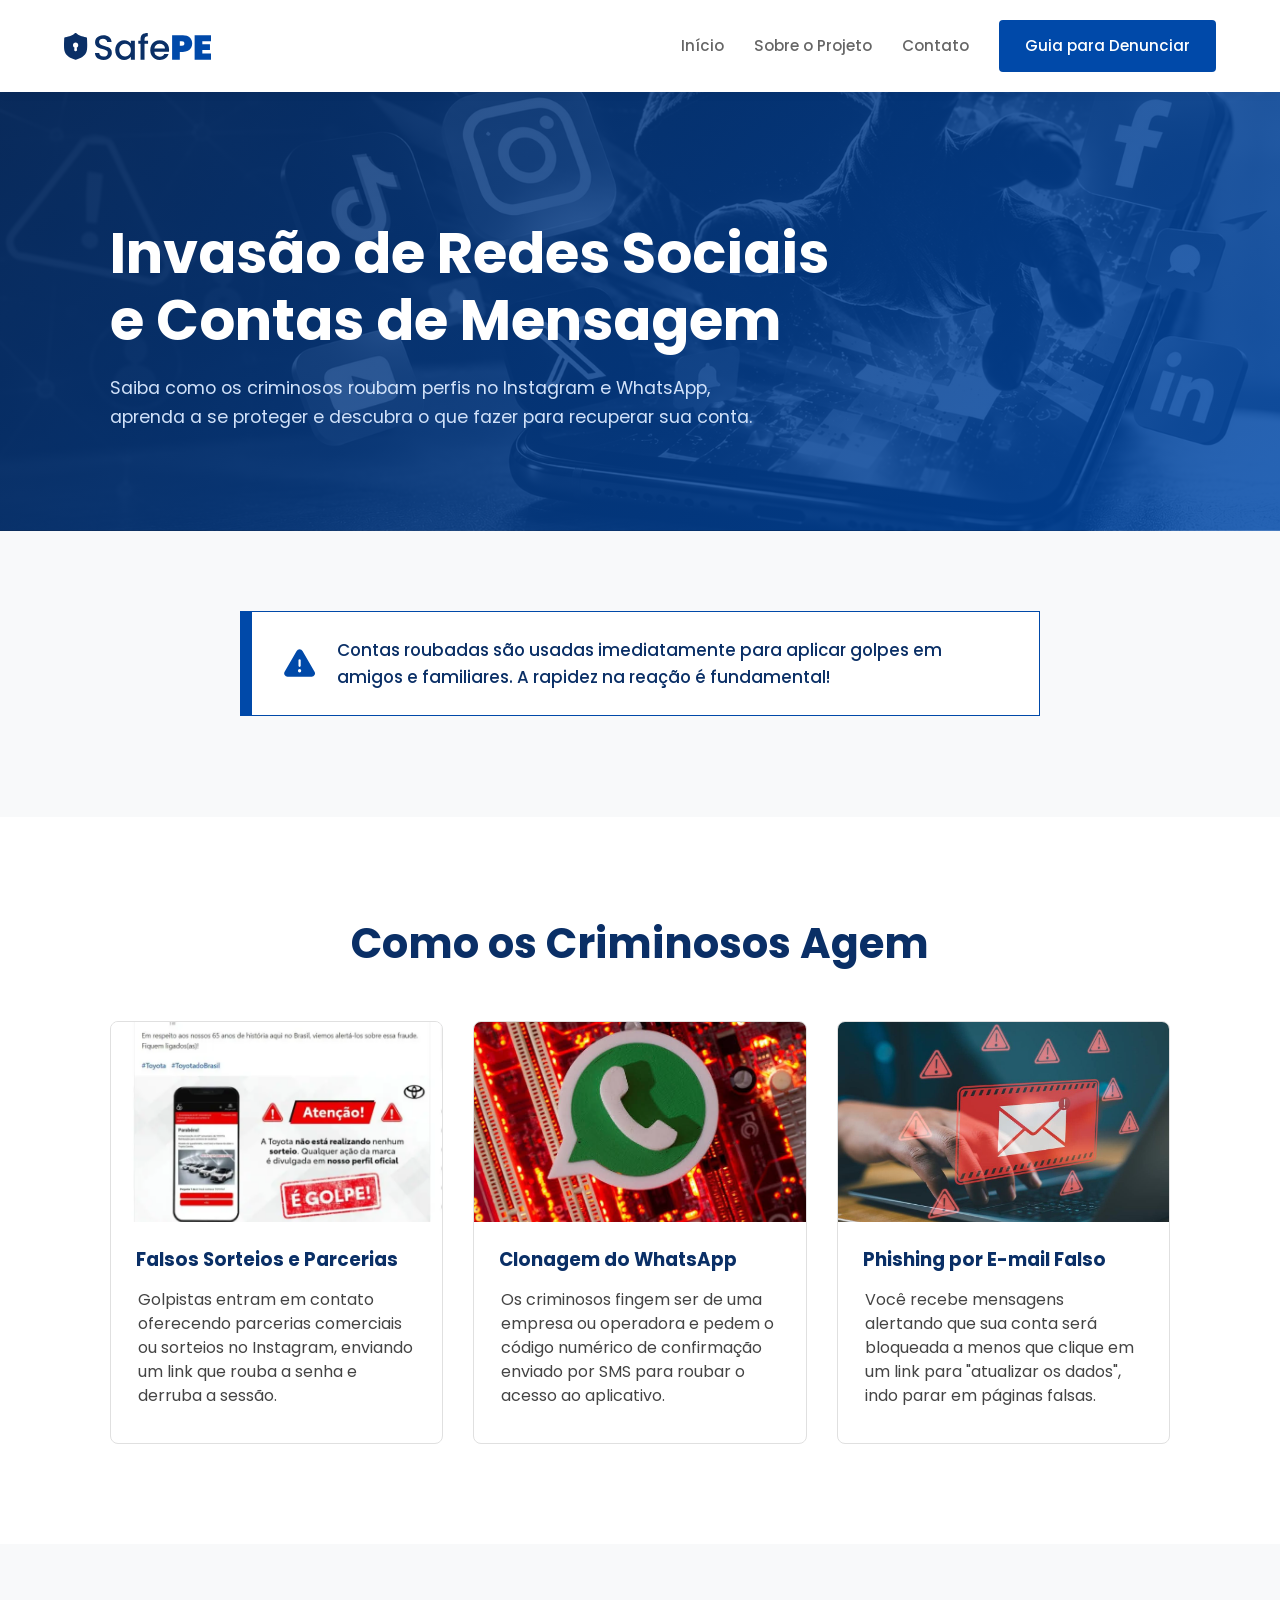
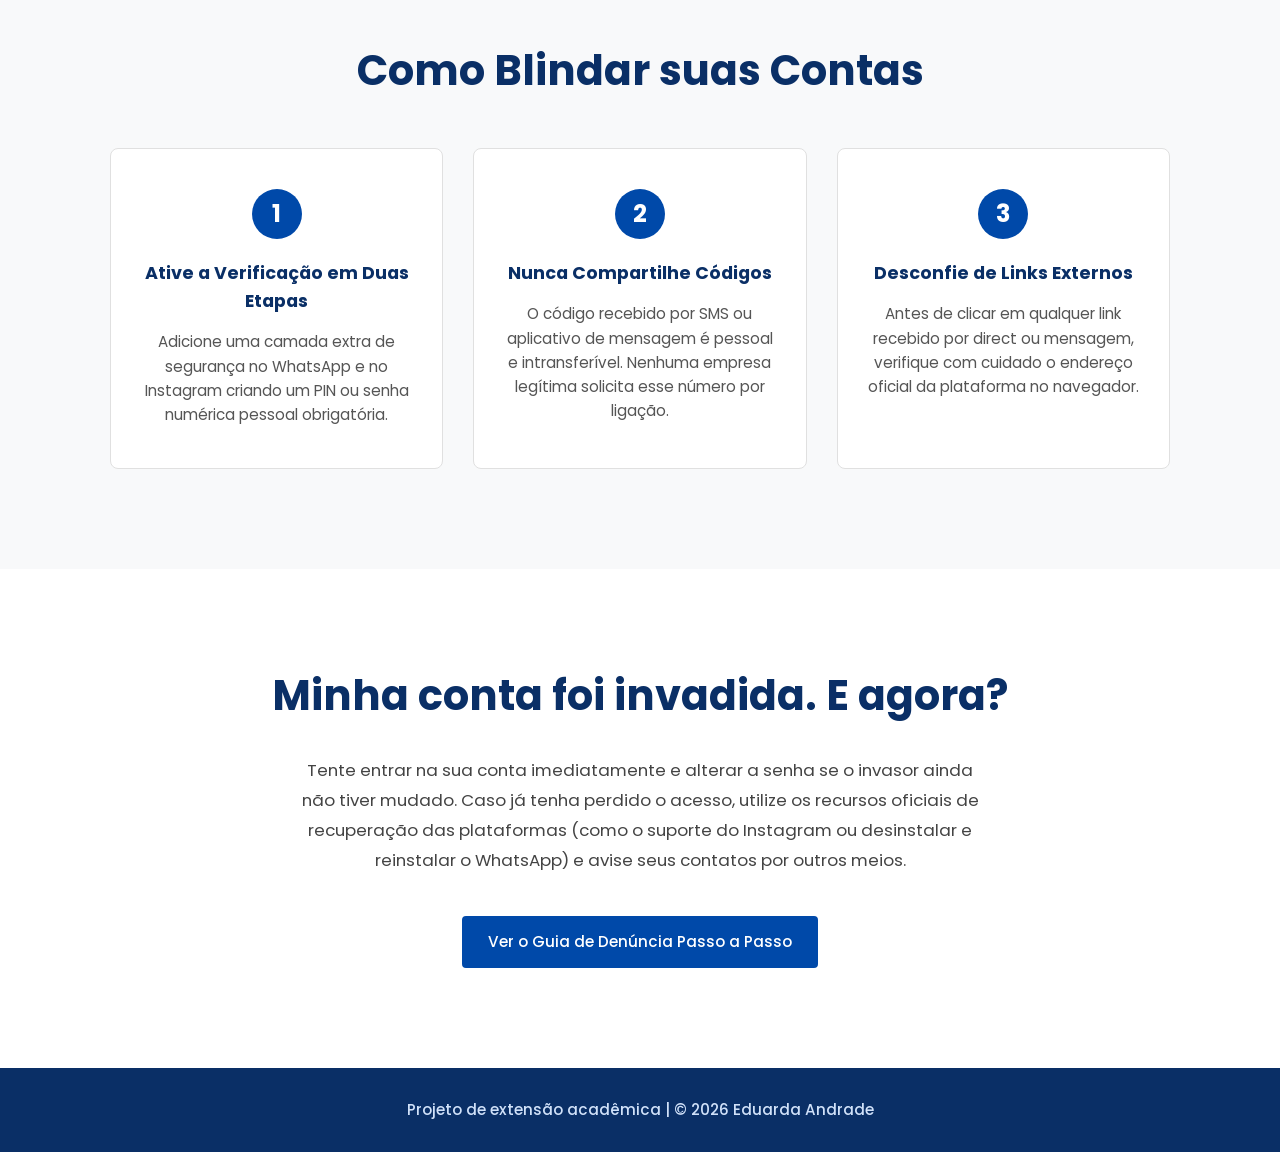
<file: html/guia-redes.html>
<!DOCTYPE html>
<html lang="pt-BR">
<head>
    <meta charset="UTF-8">
    <meta name="viewport" content="width=device-width, initial-scale=1.0">
    <meta name="description" content="Aprenda a evitar a invasão e clonagem do seu WhatsApp e Instagram, e saiba como recuperar contas roubadas.">
    <title>Invasão de Redes Sociais - SafePE</title>
    <link rel="icon" type="image/svg+xml" href="../img/icone.svg">
    <link href="https://fonts.googleapis.com/css2?family=Poppins:wght@400;500;600;700&display=swap" rel="stylesheet">
    <link rel="stylesheet" href="../css/style.css">
</head>
<body>

    <!-- CABEÇALHO -->
    <header class="header">
        <div class="logo">
            <a href="../index.html">
                <img src="../img/logo.svg" alt="Logo SafePE" class="imagem-logo">
            </a>
        </div>
        
        <button id="menu-btn" class="menu-btn">
            <svg xmlns="http://www.w3.org/2000/svg" width="24" height="24" viewBox="0 0 24 24" fill="none" stroke="currentColor" stroke-width="2" stroke-linecap="round" stroke-linejoin="round" class="lucide lucide-menu">
                <path d="M4 5h16"/>
                <path d="M4 12h16"/>
                <path d="M4 19h16"/>
            </svg>
            Menu
        </button>

        <nav id="nav-menu" class="nav-menu">
            <button id="close-btn" class="close-btn">✕ Fechar</button>
            <ul>
                <li><a href="../index.html">Início</a></li>
                <li><a href="sobre.html#sobre">Sobre o Projeto</a></li>
                <li><a href="sobre.html#contato">Contato</a></li>
                <li><a href="denuncia.html" class="btn-primary">Guia para Denunciar</a></li>
                <li class="nav-indicator" aria-hidden="true"></li>
            </ul>
        </nav>
    </header>

    <!-- HERO: TÍTULO DO GUIA -->
    <section class="hero-guia-redes">
        <div class="container">
            <h1>Invasão de Redes Sociais<br class="desktop-break"> e Contas de Mensagem</h1>
            <p class="subtitle">Saiba como os criminosos roubam perfis no Instagram e WhatsApp,<br class="desktop-break"> aprenda a se proteger e descubra o que fazer para recuperar sua conta.</p>
        </div>
    </section>

    <!-- SEÇÃO DE AVISO -->
    <section class="secao-aviso bg-gray">
        <div class="container">
            <div class="warning-box">
                <svg xmlns="http://www.w3.org/2000/svg" width="24" height="24" viewBox="0 0 256 256" fill="currentColor">
                <path d="M236.8,188.09,149.35,36.22h0a24.76,24.76,0,0,0-42.7,0L19.2,188.09a23.51,23.51,0,0,0,0,23.72A24.35,24.35,0,0,0,40.55,224h174.9a24.35,24.35,0,0,0,21.33-12.19A23.51,23.51,0,0,0,236.8,188.09ZM120,104a8,8,0,0,1,16,0v40a8,8,0,0,1-16,0Zm8,88a12,12,0,1,1,12-12A12,12,0,0,1,128,192Z"/>
                </svg>
                <p>Contas roubadas são usadas imediatamente para aplicar golpes em amigos e familiares. A rapidez na reação é fundamental!</p>
            </div>
        </div>
    </section>

    <!-- SEÇÃO 1: OS GOLPES MAIS COMUNS -->
    <section class="secao-padrao bg-white">
        <div class="container">
            <h2 class="titulo-padrao">Como os Criminosos Agem</h2>
            
            <div class="dicas-grid mt-50">
                <div class="dica-item-img">
                    <img src="../img/img_rede2.webp" alt="Publicação da Toyota do Brasil avisando que um sorteio divulgado em seu nome é golpe" loading="lazy">
                    <h4>Falsos Sorteios e Parcerias</h4>
                    <p>Golpistas entram em contato oferecendo parcerias comerciais ou sorteios no Instagram, enviando um link que rouba a senha e derruba a sessão.</p>
                </div>
                <div class="dica-item-img">
                    <img src="../img/img_rede3.png" alt="Logo do WhatsApp sobre uma placa de circuito vermelha" loading="lazy">
                    <h4>Clonagem do WhatsApp</h4>
                    <p>Os criminosos fingem ser de uma empresa ou operadora e pedem o código numérico de confirmação enviado por SMS para roubar o acesso ao aplicativo.</p>
                </div>
                <div class="dica-item-img">
                    <img src="../img/img_rede4.jpeg" alt="Mãos digitando em um notebook, com um ícone de e-mail e vários sinais de alerta vermelhos" loading="lazy">
                    <h4>Phishing por E-mail Falso</h4>
                    <p>Você recebe mensagens alertando que sua conta será bloqueada a menos que clique em um link para "atualizar os dados", indo parar em páginas falsas.</p>
                </div>
            </div>
        </div>
    </section>

    <!-- SEÇÃO 2: COMO SE PROTEGER -->
    <section class="secao-padrao bg-gray">
        <div class="container">
            <h2 class="titulo-padrao">Como Blindar suas Contas</h2>
            
            <div class="dicas-grid mt-50">
                <div class="dica-item bg-white">
                    <span class="dica-numero">1</span>
                    <h4>Ative a Verificação em Duas Etapas</h4>
                    <p>Adicione uma camada extra de segurança no WhatsApp e no Instagram criando um PIN ou senha numérica pessoal obrigatória.</p>
                </div>
                <div class="dica-item bg-white">
                    <span class="dica-numero">2</span>
                    <h4>Nunca Compartilhe Códigos</h4>
                    <p>O código recebido por SMS ou aplicativo de mensagem é pessoal e intransferível. Nenhuma empresa legítima solicita esse número por ligação.</p>
                </div>
                <div class="dica-item bg-white">
                    <span class="dica-numero">3</span>
                    <h4>Desconfie de Links Externos</h4>
                    <p>Antes de clicar em qualquer link recebido por direct ou mensagem, verifique com cuidado o endereço oficial da plataforma no navegador.</p>
                </div>
            </div>
        </div>
    </section>

    <!-- SEÇÃO 3: E AGORA? -->
    <section class="secao-padrao bg-white">
        <div class="container text-center">
            <h2 class="titulo-padrao">Minha conta foi invadida. E agora?</h2>
            
            <div class="texto-centralizado">
                <p>Tente entrar na sua conta imediatamente e alterar a senha se o invasor ainda não tiver mudado. Caso já tenha perdido o acesso, utilize os recursos oficiais de recuperação das plataformas (como o suporte do Instagram ou desinstalar e reinstalar o WhatsApp) e avise seus contatos por outros meios.</p>
            </div>
            
            <a href="denuncia.html" class="btn-dark">Ver o Guia de Denúncia Passo a Passo</a>
        </div>
    </section>

    <!-- RODAPÉ -->
    <footer>
        <p>Projeto de extensão acadêmica <span class="divisor-rodape">|</span> <br class="mobile-break"> © 2026 Eduarda Andrade</p>
    </footer>
    <script src="../js/script.js"></script>
</body>
</html>
</file>
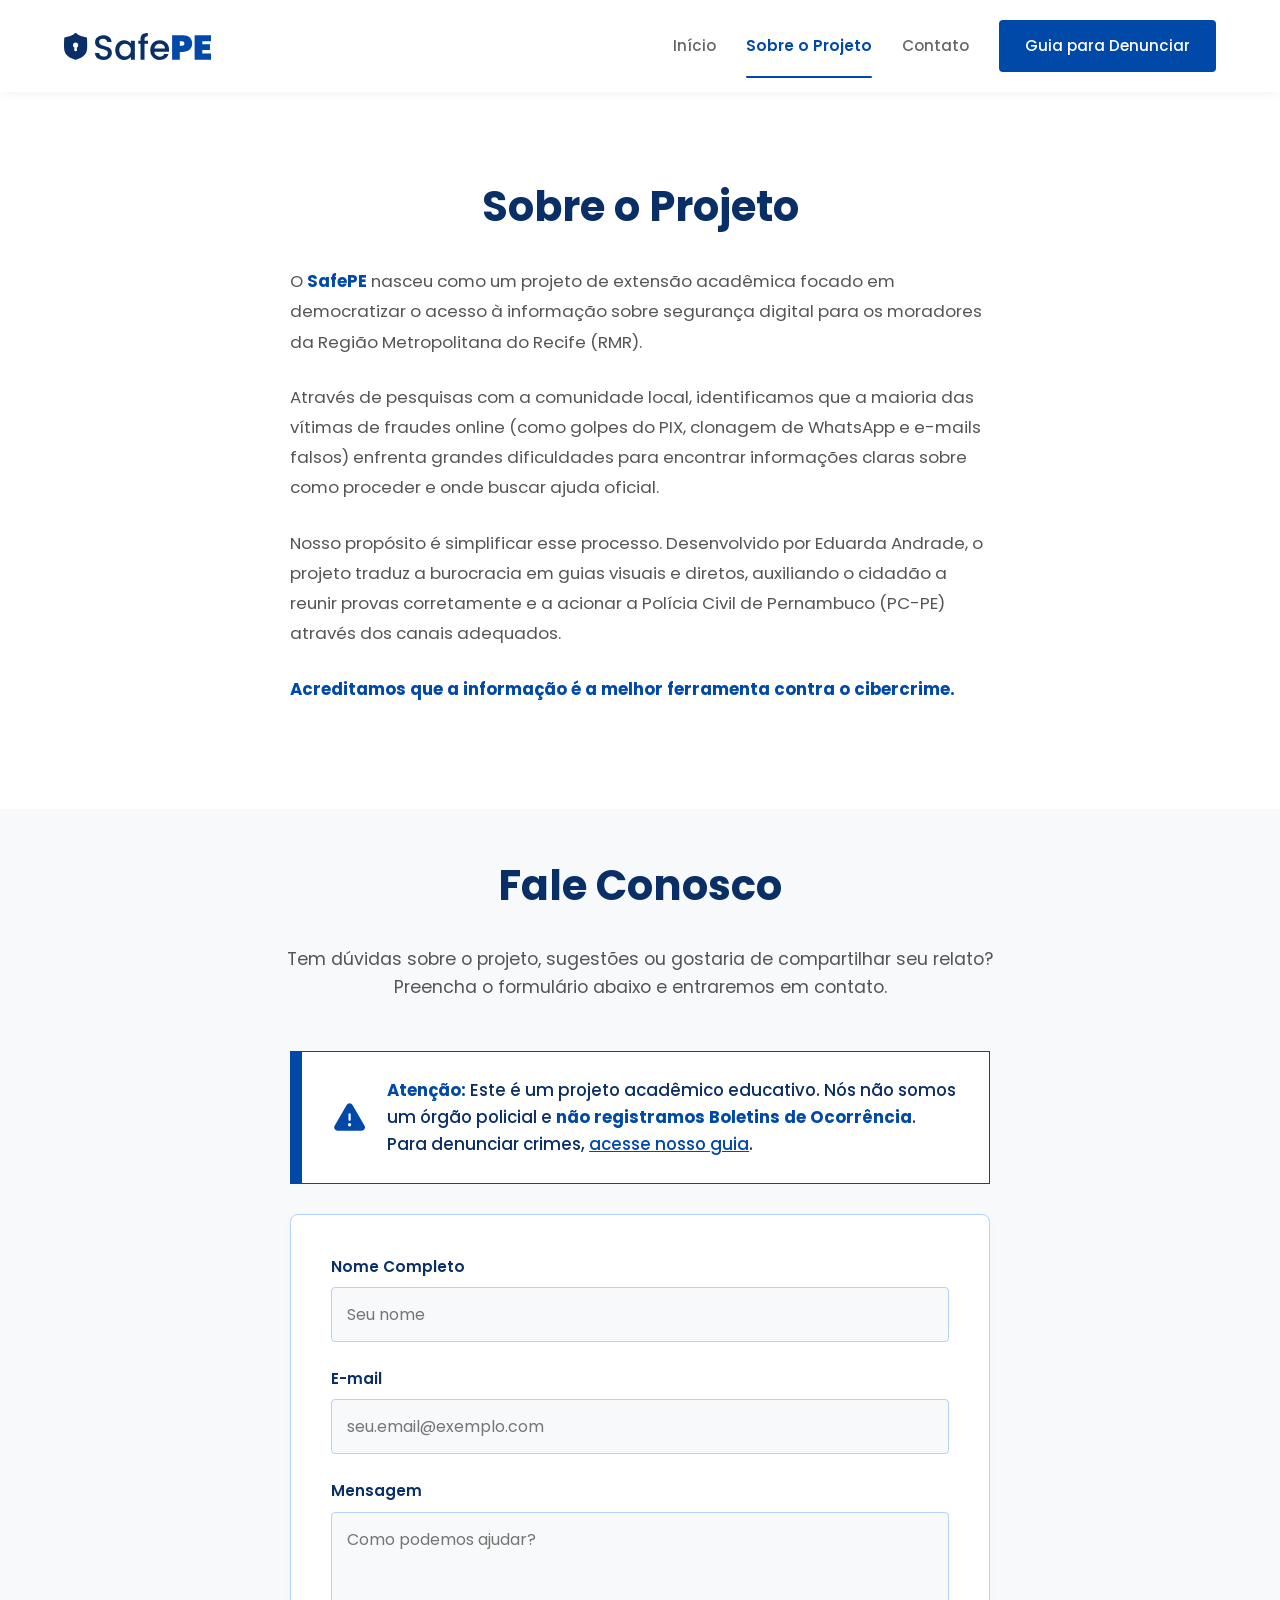
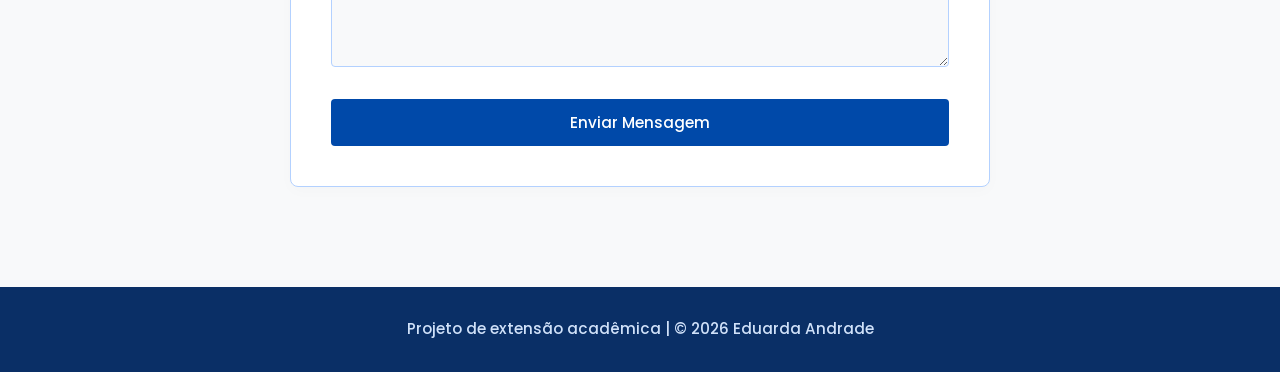
<file: html/sobre.html>
<!DOCTYPE html>
<html lang="pt-BR">
<head>
    <meta charset="UTF-8">
    <meta name="viewport" content="width=device-width, initial-scale=1.0">
    <meta name="description" content="Conheça o projeto acadêmico SafePE e saiba como entrar em contato conosco.">
    <title>Sobre e Contato | SafePE</title>
    <link rel="icon" type="image/svg+xml" href="../img/icone.svg">
    <link href="https://fonts.googleapis.com/css2?family=Poppins:wght@400;500;600;700&display=swap" rel="stylesheet">
    <link rel="stylesheet" href="../css/style.css">
</head>
<body>

    <!-- CABEÇALHO -->
    <header class="header">
        <div class="logo">
            <a href="../index.html">
                <img src="../img/logo.svg" alt="Logo SafePE" class="imagem-logo">
            </a>
        </div>
        
        <button id="menu-btn" class="menu-btn">
            <svg xmlns="http://www.w3.org/2000/svg" width="24" height="24" viewBox="0 0 24 24" fill="none" stroke="currentColor" stroke-width="2" stroke-linecap="round" stroke-linejoin="round" class="lucide lucide-menu">
                <path d="M4 5h16"/>
                <path d="M4 12h16"/>
                <path d="M4 19h16"/>
            </svg>
            Menu
        </button>

        <nav id="nav-menu" class="nav-menu">
            <button id="close-btn" class="close-btn">✕ Fechar</button>
            <ul>
                <li><a href="../index.html">Início</a></li>
                <li><a href="#sobre">Sobre o Projeto</a></li>
                <li><a href="#contato">Contato</a></li>
                <li><a href="denuncia.html" class="btn-primary">Guia para Denunciar</a></li>
                <li class="nav-indicator" aria-hidden="true"></li>
            </ul>
        </nav>
    </header>

    <!-- SEÇÃO: SOBRE O PROJETO -->
    <section id="sobre" class="hero-sobre">
        <div class="container">
            <h1 class="titulo-padrao">Sobre o Projeto</h1>
            <div class="sobre-texto">
                <p>O <strong>SafePE</strong> nasceu como um projeto de extensão acadêmica focado em democratizar o acesso à informação sobre segurança digital para os moradores da Região Metropolitana do Recife (RMR).</p>
                <p>Através de pesquisas com a comunidade local, identificamos que a maioria das vítimas de fraudes online (como golpes do PIX, clonagem de WhatsApp e e-mails falsos) enfrenta grandes dificuldades para encontrar informações claras sobre como proceder e onde buscar ajuda oficial.</p>
                <p>Nosso propósito é simplificar esse processo. Desenvolvido por Eduarda Andrade, o projeto traduz a burocracia em guias visuais e diretos, auxiliando o cidadão a reunir provas corretamente e a acionar a Polícia Civil de Pernambuco (PC-PE) através dos canais adequados.</p>
                <p><strong>Acreditamos que a informação é a melhor ferramenta contra o cibercrime.</strong></p>
            </div>
        </div>
    </section>

    <!-- SEÇÃO: CONTATO -->
    <section id="contato" class="contato bg-gray">
        <div class="container">
            <h2 class="titulo-padrao">Fale Conosco</h2>
            <p class="text-center subtitle">Tem dúvidas sobre o projeto, sugestões ou gostaria de compartilhar seu relato?<br class="desktop-break"> Preencha o formulário abaixo e entraremos em contato.</p>

            <div class="contato-container">
                <div class="warning-box warning-contato">
                    <!-- Ícone de Alerta -->
                    <svg xmlns="http://www.w3.org/2000/svg" width="24" height="24" viewBox="0 0 256 256" fill="currentColor">
                    <path d="M236.8,188.09,149.35,36.22h0a24.76,24.76,0,0,0-42.7,0L19.2,188.09a23.51,23.51,0,0,0,0,23.72A24.35,24.35,0,0,0,40.55,224h174.9a24.35,24.35,0,0,0,21.33-12.19A23.51,23.51,0,0,0,236.8,188.09ZM120,104a8,8,0,0,1,16,0v40a8,8,0,0,1-16,0Zm8,88a12,12,0,1,1,12-12A12,12,0,0,1,128,192Z"/>
                    </svg>
                    <p><strong>Atenção:</strong> Este é um projeto acadêmico educativo. Nós não somos um órgão policial e <strong>não registramos Boletins de Ocorrência</strong>. Para denunciar crimes, <a href="denuncia.html" class="link-destaque">acesse nosso guia</a>.</p>
                </div>

                <form class="form-contato" action="#" method="POST">
                    <div class="form-group">
                        <label for="nome">Nome Completo</label>
                        <input type="text" id="nome" name="nome" placeholder="Seu nome" required>
                    </div>
                    <div class="form-group">
                        <label for="email">E-mail</label>
                        <input type="email" id="email" name="email" placeholder="seu.email@exemplo.com" required>
                    </div>
                    <div class="form-group">
                        <label for="mensagem">Mensagem</label>
                        <textarea id="mensagem" name="mensagem" rows="5" placeholder="Como podemos ajudar?" required></textarea>
                    </div>
                    <button type="submit" class="btn-primary btn-full">Enviar Mensagem</button>
                </form>
            </div>
        </div>
    </section>

    <!-- RODAPÉ -->
    <footer>
        <p>Projeto de extensão acadêmica <span class="divisor-rodape">|</span> <br class="mobile-break"> © 2026 Eduarda Andrade</p>
    </footer>
    <script src="../js/script.js"></script>
</body>
</html>
</file>
<file: css/style.css>
/* ========================================================
   1. CORES E VARIÁVEIS PRINCIPAIS
======================================================== */
:root {
  --azul-claro: #1e81ff;
  --azul-padrao: #0049a9;
  --azul-escuro: #0a2f66;
  
  --color-text: #444444;
  --color-text-light: #555555;
  --color-text-muted: #666666;
  --color-bg-gray: #F8F9FA;
  --color-white: #FFFFFF;
  --color-border: #E0E0E0;
  --color-border-light: #B3D1FF; 

  --hero-bg-gradient: linear-gradient(135deg, var(--azul-escuro) 0%, var(--azul-padrao) 100%);
  --hero-text: var(--color-white);
  --hero-text-muted: #D0E1F9;
  
  --menu-active: var(--azul-padrao);
  --btn-bg: var(--azul-padrao);
  --btn-hover: var(--azul-escuro);
  --card-link: var(--azul-padrao);
  --card-link-hover: var(--azul-claro);
  
  --destaque-cor: var(--azul-padrao);
  --color-bold: var(--azul-padrao); 
  --aviso-borda: var(--azul-padrao);
  --aviso-icone: var(--azul-padrao);
  --aviso-texto: var(--azul-escuro);
  --outline-color: var(--azul-escuro);
  
  --footer-bg: var(--azul-escuro);
  --footer-text: #D0E1F9;

  --bg-overlay-map: rgba(255, 255, 255, 0.5);
  --shadow-header: 0 0.125rem 0.625rem rgba(0, 0, 0, 0.05);
  --shadow-card-hover: 0 0.625rem 1.5625rem rgba(0, 0, 0, 0.08);
  --shadow-info-card: 0 0.625rem 1.875rem rgba(0, 0, 0, 0.1);
  --shadow-btn-hover: 0 0.375rem 0.9375rem rgba(0, 0, 0, 0.25);
  --shadow-foto: 0 0.625rem 1.875rem rgba(0, 0, 0, 0.15);
  --shadow-form: 0 0.25rem 0.9375rem rgba(0, 0, 0, 0.02);

  --transition-default: all 0.3s ease;
}

/* ========================================================
   2. CONFIGURAÇÕES BÁSICAS DO SITE
======================================================== */
html { 
  scroll-padding-top: 6.25rem; 
  scroll-behavior: smooth;
}

* {
  margin: 0;
  padding: 0;
  box-sizing: border-box;
  font-family: 'Poppins', sans-serif;
}

*:focus-visible {
  outline: 0.125rem dashed var(--destaque-cor);
  outline-offset: 0.25rem;
}

body {
  background-color: var(--color-white);
  color: var(--color-text);
  font-size: 1rem;
  line-height: 1.6;
  animation: fadeIn 0.4s ease-in-out;
}

@keyframes fadeIn {
  from { 
    opacity: 0; 
    transform: translateY(0.375rem); 
  }
  to { 
    opacity: 1; 
    transform: translateY(0); 
  }
}

.container { 
  max-width: 68.75rem; 
  margin: 0 auto; 
  padding: 0 1.25rem; 
}

.bg-gray { 
  background-color: var(--color-bg-gray); 
}

.bg-white { 
  background-color: var(--color-white); 
}

.text-center { 
  text-align: center; 
}

.mobile-break { 
  display: none; 
}

/* ========================================================
   3. ESPAÇAMENTOS REUTILIZÁVEIS
======================================================== */
.pt-0 { padding-top: 0 !important; }
.mt-25 { margin-top: 1.5625rem; }
.mt-30 { margin-top: 1.875rem; }
.mt-50 { margin-top: 3.125rem; }
.mb-10 { margin-bottom: 0.625rem; }
.mb-40 { margin-bottom: 2.5rem; }
.mb-50 { margin-bottom: 3.125rem; }

.secao-padrao { 
  padding: 6.25rem 0; 
}

.secao-aviso { 
  padding: 5rem 0; 
}

.secao-padrao .sobre-texto { 
  margin-bottom: 2.5rem !important; 
}

.subtitle-largo { 
  max-width: 50rem; 
  margin: 0 auto 2.5rem auto; 
}

.texto-centralizado {
  max-width: 43.75rem;
  margin: 0 auto 2.5rem auto;
  text-align: center;
}

.texto-centralizado p {
  font-size: 1.05rem;
  color: var(--color-text);
  line-height: 1.8;
}

/* ========================================================
   4. TEXTOS E TÍTULOS
======================================================== */
strong, b {
  color: var(--color-bold);
  font-weight: 700;
}

.titulo-padrao, 
.guias h2, 
.passos h2, 
.estatisticas h2 {
  font-size: 2.6rem;
  color: var(--outline-color);
  font-weight: 700;
  text-align: center;
  line-height: 1.3;
}

.titulo-padrao { 
  margin-bottom: 2rem; 
}

.guias h2 { 
  margin-bottom: 3rem; 
}

.estatisticas h2, 
.passos h2 { 
  margin-bottom: 1.8rem; 
}

.sobre-texto, 
.delegacia-texto p { 
  font-size: 1.05rem; 
  color: var(--color-text); 
  line-height: 1.8; 
}

.card p, 
.info-card p, 
.dica-item p, 
.stat-item p, 
.check-body p { 
  font-size: 0.95rem; 
  color: var(--color-text-light); 
  line-height: 1.6; 
}

.passos .subtitle {
  font-size: 1.05rem;
  color: var(--color-text-light);
  line-height: 1.6;
  margin-top: 0.8rem;
  margin-bottom: 2.5rem;
}

/* ========================================================
   5. MENU DE NAVEGAÇÃO
======================================================== */
.header {
  background-color: var(--color-white);
  display: flex;
  justify-content: space-between;
  align-items: center;
  padding: 1.25rem 5%;
  position: fixed;
  top: 0; 
  left: 0; 
  width: 100%;
  z-index: 1000;
  box-shadow: var(--shadow-header);
}

.nav-menu ul { 
  list-style: none; 
  display: flex; 
  align-items: center; 
  gap: 1.875rem; 
  position: relative; 
}

.nav-menu ul li a:not(.btn-primary):not(.btn-outline) {
  text-decoration: none;
  color: var(--color-text-muted);
  font-weight: 500;
  font-size: 0.95rem;
  padding: 0.3125rem 0;
  transition: var(--transition-default);
}

.nav-menu ul li a:not(.btn-primary):not(.btn-outline):hover { 
  color: var(--menu-active); 
}

.nav-menu a.active-link { 
  color: var(--menu-active) !important; 
  font-weight: 600 !important; 
}

.nav-indicator {
  position: absolute;
  bottom: -0.375rem;
  height: 0.125rem;
  background-color: var(--menu-active);
  border-radius: 0.125rem;
  transition: all 0.3s cubic-bezier(0.4, 0, 0.2, 1);
  pointer-events: none;
}

.close-btn, 
.menu-btn {
  display: none; 
  background: none; 
  border: none; 
  font-size: 1.1rem; 
  cursor: pointer;
  font-weight: 600; 
  color: var(--menu-active); 
  align-items: center; 
  gap: 0.5rem;
}

.logo-site { 
  display: flex; 
  align-items: center; 
  text-decoration: none; 
}

.imagem-logo { 
  height: 1.70rem; 
  width: auto; 
  display: block; 
}

/* ========================================================
   6. BOTÕES E LINKS
======================================================== */
.btn-primary, 
.btn-dark, 
.btn-outline {
  font-size: 0.95rem; 
  border-radius: 0.25rem; 
  font-weight: 500; 
  text-decoration: none; 
  display: inline-block; 
  cursor: pointer; 
  transition: var(--transition-default) !important;
}

.btn-primary, 
.btn-dark { 
  background-color: var(--btn-bg); 
  color: var(--color-white) !important; 
  padding: 0.75rem 1.5rem !important; 
  border: 0.125rem solid var(--btn-bg); 
}

.btn-primary:hover, 
.btn-dark:hover { 
  background-color: var(--btn-hover); 
  border-color: var(--btn-hover); 
  transform: translateY(-0.1875rem); 
  box-shadow: var(--shadow-btn-hover); 
}

.link-destaque { 
  color: var(--card-link); 
  text-decoration: underline; 
}

.btn-full { 
  width: 100%; 
  text-align: center; 
  display: block; 
  border: none; 
}

.link-guia { 
  display: inline-block; 
  margin: 0 1.25rem; 
  color: var(--card-link); 
  font-size: 0.95rem; 
  font-weight: 600; 
  text-decoration: none; 
  align-self: flex-start; 
  transition: var(--transition-default); 
}

.link-guia:hover { 
  color: var(--card-link-hover); 
}

/* ========================================================
   7. SEÇÕES PRINCIPAIS E HEROS
======================================================== */
.hero, 
.hero-denuncia, 
.hero-dpcrici, 
.hero-guia-pix, 
.hero-guia-redes, 
.hero-guia-phishing { 
  background-size: cover; 
  background-position: center; 
  background-repeat: no-repeat;
  padding: 13.75rem 0 6.25rem 0; 
  background-color: #808080; 
  background-blend-mode: normal, luminosity; 
}

.hero h1, 
.hero-denuncia h1, 
.hero-dpcrici h1, 
.hero-guia-pix h1, 
.hero-guia-redes h1, 
.hero-guia-phishing h1 { 
  font-size: 3.5rem; 
  color: var(--hero-text); 
  margin-bottom: 1.25rem; 
  line-height: 1.2; 
  font-weight: 700; 
}

.hero p, 
.subtitle, 
.hero-denuncia p, 
.hero-dpcrici p, 
.hero-guia-pix p, 
.hero-guia-redes p, 
.hero-guia-phishing p {
  font-size: 1.1rem; 
  color: var(--hero-text-muted); 
  line-height: 1.6; 
}

.subtitle { 
  color: var(--color-text-light); 
}

.hero { 
  background-image: linear-gradient(135deg, rgba(10, 47, 102, 0.85) 0%, rgba(0, 73, 169, 0.85) 100%), url('../img/fundo-index.jpg'); 
}

.hero-guia-pix { 
  background-image: linear-gradient(135deg, rgba(10, 47, 102, 0.85) 0%, rgba(0, 73, 169, 0.85) 100%), url('../img/fundo-pix.jpg'); 
}

.hero-guia-redes { 
  background-image: linear-gradient(135deg, rgba(10, 47, 102, 0.85) 0%, rgba(0, 73, 169, 0.85) 100%), url('../img/fundo-redes.png'); 
}

.hero-guia-phishing { 
  background-image: linear-gradient(135deg, rgba(10, 47, 102, 0.85) 0%, rgba(0, 73, 169, 0.85) 100%), url('../img/fundo-phishing.png'); 
}

.hero-denuncia { 
  background-image: linear-gradient(135deg, rgba(10, 47, 102, 0.85) 0%, rgba(0, 73, 169, 0.85) 100%), url('../img/fundo-denuncia.jpg'); 
}

.hero-dpcrici { 
  background-image: linear-gradient(135deg, rgba(10, 47, 102, 0.85) 0%, rgba(0, 73, 169, 0.85) 100%), url('../img/fundo-dpcrici.jpg'); 
}

.hero-sobre { 
  background: var(--color-white); 
  padding: 11.25rem 0 5rem 0; 
}

.hero-sobre h1 { 
  color: var(--outline-color) !important; 
}

.hero-sobre p { 
  color: var(--color-text-light) !important; 
}

.contato { 
  padding: 3.125rem 0 6.25rem 0; 
}

.dpcrici-intro { 
  padding: 6.25rem 0; 
}

.guias { 
  padding: 5rem 0; 
}

.passos { 
  padding: 7rem 0; 
}

.estatisticas { 
  padding: 6.25rem 0; 
  text-align: center; 
}

.passos .subtitle, 
.estatisticas .subtitle, 
.contato .subtitle { 
  margin-bottom: 3.125rem; 
}

/* ========================================================
   8. CARDS E DICAS
======================================================== */
.cards-grid, 
.dicas-grid { 
  display: grid; 
  grid-template-columns: repeat(3, 1fr); 
  gap: 1.875rem; 
}

.card, 
.dica-item-img {
  background: var(--color-white); 
  border-radius: 0.5rem; 
  overflow: hidden;
  transition: transform 0.3s ease, box-shadow 0.3s ease; 
  display: flex; 
  flex-direction: column; 
  height: 100%;
}

.card { 
  padding-bottom: 1.875rem; 
}

.card:hover, 
.dica-item-img:hover { 
  transform: translateY(-0.3125rem); 
  box-shadow: var(--shadow-card-hover); 
}

.card-clicavel { 
  cursor: pointer; 
}

.card img, 
.dica-item-img img { 
  width: 100%; 
  display: block; 
  margin-bottom: 1.25rem; 
}

.dica-item-img img { 
  height: 12.5rem; 
  object-fit: cover; 
  margin-bottom: 1.5625rem; 
}

.card h3, 
.dica-item-img h4 { 
  color: var(--outline-color); 
  margin-bottom: 0.9375rem; 
  line-height: 1.4; 
}

.card h3 { 
  font-size: 1.1rem; 
  padding: 0 1.25rem; 
  margin-bottom: 0.625rem; 
}

.dica-item-img h4 { 
  font-size: 1.15rem; 
  padding: 0 1.5625rem; 
}

.card p, 
.dica-item-img p { 
  flex-grow: 1; 
}

.card p { 
  margin-bottom: 1.5625rem; 
  padding: 0 1.25rem; 
}

.dica-item-img p { 
  margin-bottom: 0; 
  padding: 0 1.6875rem; 
  line-height: 1.5; 
}

.img-filtro { 
  position: relative; 
  display: block; 
  overflow: hidden; 
}

.card .img-filtro { 
  margin-bottom: 1.25rem; 
}

.dica-item-img .img-filtro { 
  margin-bottom: 1.5625rem; 
}

.img-filtro img {
  margin-bottom: 0 !important; 
  display: block; 
  width: 100%; 
  filter: grayscale(25%);
  transition: var(--transition-default); 
}

.img-filtro::after {
  content: ''; 
  position: absolute; 
  top: 0; 
  left: 0; 
  width: 100%; 
  height: 100%;
  background: linear-gradient(135deg, var(--azul-padrao) 0%, var(--azul-claro) 100%);
  opacity: 0; 
  pointer-events: none; 
  transition: var(--transition-default);
}

.cards-grid:hover .card .img-filtro img, 
.dicas-grid:hover .dica-item-img .img-filtro img { 
  filter: grayscale(100%); 
}

.cards-grid:hover .card .img-filtro::after, 
.dicas-grid:hover .dica-item-img .img-filtro::after { 
  opacity: 0.7; 
}

.cards-grid .card:hover .img-filtro img, 
.dicas-grid .dica-item-img:hover .img-filtro img { 
  filter: grayscale(0%); 
}

.cards-grid .card:hover .img-filtro::after, 
.dicas-grid .dica-item-img:hover .img-filtro::after { 
  opacity: 0; 
}

img {
  -webkit-user-drag: none;
  -webkit-touch-callout: none;
  user-select: none;
}

/* ========================================================
   9. ESTATÍSTICAS
======================================================== */
.stats-box { 
  display: grid; 
  grid-template-columns: repeat(3, 1fr); 
  background-color: var(--color-bg-gray); 
  border-radius: 0.5rem; 
  padding: 3.125rem 1.25rem; 
}

.stat-item { 
  position: relative; 
  padding: 0 1.25rem; 
}

.stat-item:not(:last-child)::after { 
  content: ''; 
  position: absolute; 
  right: 0; 
  top: 10%; 
  height: 80%; 
  width: 0.0625rem; 
  background-color: var(--color-border-light); 
}

.numero { 
  display: block; 
  font-size: 3.5rem; 
  font-weight: 700; 
  color: var(--destaque-cor); 
  line-height: 1; 
  margin-bottom: 0.9375rem; 
}

/* ========================================================
   10. SESSÃO DELEGACIA
======================================================== */
section.delegacia { 
  padding-top: 3rem; 
  padding-bottom: 6rem; 
}

.delegacia-flex { 
  display: flex; 
  align-items: center; 
  gap: 4.5rem; 
}

.delegacia-img { 
  flex: 1; 
  border-radius: 1rem; 
  overflow: hidden; 
  width: calc(100% - 2.5rem); 
  max-width: 100%; 
  margin: 0 auto; 
  height: 22rem; 
}

.delegacia-img img { 
  width: 100%; 
  height: 100%; 
  display: block; 
  object-fit: cover; 
}

.delegacia-texto { 
  flex: 1; 
  padding: 1.5rem 0; 
}

.delegacia-texto h2 { 
  font-size: 2.5rem; 
  color: var(--outline-color); 
  line-height: 1.2; 
  margin-bottom: 1.25rem; 
}

.delegacia-texto p { 
  margin-bottom: 1.875rem; 
}

/* ========================================================
   11. CHECKLIST E AVISOS
======================================================== */
.checklist-box { 
  max-width: 50rem; 
  margin: 2.5rem auto 0 auto; 
  background-color: var(--color-white); 
  border: 0.0625rem solid var(--outline-color); 
  border-radius: 0.5rem; 
  padding: 2.5rem; 
}

.checklist-item { 
  margin-bottom: 1.5625rem; 
  padding-bottom: 1.5625rem; 
  border-bottom: 0.09375rem solid var(--outline-color); 
  transition: opacity 0.3s ease; 
}

.checklist-item:last-child { 
  margin-bottom: 0; 
  padding-bottom: 0; 
  border-bottom: none; 
}

.check-header { 
  display: flex; 
  justify-content: space-between; 
  align-items: center; 
}

.check-title { 
  display: flex; 
  align-items: center; 
  gap: 0.9375rem; 
}

.check-title h3 { 
  font-size: 1.15rem; 
  color: var(--outline-color); 
  font-weight: 600; 
}

.check-body { 
  margin-top: 0.5rem; 
  padding-left: 2.4375rem; 
}

.checklist-item svg, 
.info-card svg { 
  color: var(--outline-color); 
  width: 1.5rem; 
  height: 1.5rem; 
}

.warning-box {
  max-width: 50rem; 
  margin: 0 auto 1.3rem auto; 
  background-color: var(--color-white);
  border: 0.09375rem solid var(--aviso-borda); 
  border-left: 0.75rem solid var(--aviso-borda);
  padding: 1.5625rem 1.875rem; 
  display: flex; 
  align-items: center; 
  gap: 1.25rem; 
  text-align: left;
}

.warning-box p { 
  font-size: 1.05rem; 
  font-weight: 500; 
  color: var(--aviso-texto); 
  margin: 0; 
}

.warning-box svg { 
  flex-shrink: 0; 
  width: 2.2rem; 
  height: 2.2rem; 
  color: var(--aviso-icone); 
}

.warning-contato { 
  max-width: 100%; 
  margin-bottom: 1.875rem; 
}

/* ========================================================
   12. PÁGINA SOBRE E FORMULÁRIO
======================================================== */
.sobre-texto { 
  max-width: 43.75rem; 
  margin: 0 auto; 
  text-align: left; 
}

.sobre-texto p { 
  margin-bottom: 1.5625rem; 
}

.contato-container { 
  max-width: 43.75rem; 
  margin: 0 auto; 
}

.form-contato { 
  background-color: var(--color-white); 
  padding: 2.5rem; 
  border-radius: 0.5rem; 
  border: 0.09375rem solid var(--color-border-light); 
  box-shadow: var(--shadow-form); 
}

.form-group { 
  margin-bottom: 1.5625rem; 
}

.form-group label { 
  display: block; 
  font-size: 0.95rem; 
  font-weight: 600; 
  color: var(--outline-color); 
  margin-bottom: 0.5rem; 
}

.form-group input, 
.form-group textarea { 
  width: 100%; 
  padding: 0.875rem 0.9375rem; 
  font-size: 1rem; 
  color: var(--color-text); 
  background-color: var(--color-bg-gray); 
  border: 0.09375rem solid var(--color-border-light); 
  border-radius: 0.25rem; 
  transition: var(--transition-default); 
}

.form-group input:focus, 
.form-group textarea:focus { 
  outline: none; 
  border-color: var(--destaque-cor); 
  background-color: var(--color-white); 
}

/* ========================================================
   13. PÁGINA DPCRICI, MAPAS E DICAS
======================================================== */
.dpcrici-intro .sobre-texto { 
  text-align: center; 
}

.map-bg-section { 
  position: relative; 
  padding: 6.25rem 0; 
  overflow: hidden; 
}

.map-bg { 
  position: absolute; 
  top: 0; 
  left: 0; 
  width: 100%; 
  height: 100%; 
  z-index: 1; 
}

.map-bg iframe { 
  width: 100%; 
  height: 100%; 
  display: block; 
  border: none; 
  pointer-events: none; 
}

.map-overlay { 
  position: absolute; 
  top: 0; 
  left: 0; 
  width: 100%; 
  height: 100%; 
  background-color: var(--bg-overlay-map); 
  pointer-events: none; 
}

.relative-content { 
  position: relative; 
  z-index: 2; 
}

.localizacao-flex { 
  display: flex; 
  gap: 1.5rem; 
  align-items: stretch; 
}

.localizacao-flex .info-card { 
  flex: 1; 
  background-color: var(--color-white); 
  padding: 2.5rem; 
  border-radius: 0.5rem; 
  border: 0.09375rem solid var(--color-border); 
  box-shadow: var(--shadow-info-card); 
}

.info-card h3 { 
  font-size: 1.25rem; 
  color: var(--outline-color); 
  margin-bottom: 1.5625rem; 
  display: flex; 
  align-items: center; 
  gap: 0.75rem; 
}

.info-card p { 
  margin-bottom: 0.9375rem; 
}

.info-card p:last-of-type { 
  margin-bottom: 0; 
}

.delegacia-foto { 
  flex: 1.5; 
  border-radius: 0.5rem; 
  overflow: hidden; 
  border: 0.09375rem solid var(--color-border); 
  box-shadow: var(--shadow-foto); 
  display: flex; 
}

.delegacia-foto img { 
  width: 100%; 
  height: 100%; 
  object-fit: cover; 
  display: block; 
}

.dpcrici-dicas { 
  padding: 6.25rem 0; 
  background-color: var(--color-white); 
}

.dica-item { 
  padding: 2.5rem 1.875rem; 
  border-radius: 0.5rem; 
  text-align: center; 
  border: 0.09375rem solid var(--color-border); 
  transition: transform 0.3s ease; 
}

.dica-item:hover { 
  transform: translateY(-0.3125rem); 
}

.dica-numero { 
  display: inline-flex; 
  align-items: center; 
  justify-content: center; 
  width: 3.125rem; 
  height: 3.125rem; 
  background-color: var(--destaque-cor); 
  color: var(--color-white); 
  font-size: 1.5rem; 
  font-weight: 700; 
  border-radius: 50%; 
  margin-bottom: 1.25rem; 
}

.dica-item h4 { 
  font-size: 1.1rem; 
  color: var(--outline-color); 
  margin-bottom: 0.9375rem; 
}

.dica-item-img { 
  border: 0.09375rem solid var(--color-border); 
  padding-bottom: 2.1875rem; 
}

/* ========================================================
   14. RODAPÉ
======================================================== */
footer { 
  background-color: var(--footer-bg); 
  text-align: center; 
  padding: 1.875rem 1.25rem; 
  font-size: 0.95rem; 
  color: var(--footer-text); 
  font-weight: 500; 
}

/* ========================================================
   15. RESPONSIVIDADE (Telas de Celular)
======================================================== */
@media (max-width: 900px) {
  .imagem-logo { 
    height: 1.2rem; 
  }

  .menu-btn, 
  .close-btn { 
    display: flex; 
  }

  .nav-indicator { 
    display: none !important; 
  }
  
  .nav-menu { 
    display: flex; 
    flex-direction: column; 
    justify-content: center; 
    align-items: center; 
    position: fixed; 
    top: 0; 
    left: 0; 
    width: 100%; 
    height: 100vh; 
    background-color: var(--color-white); 
    z-index: 9999; 
    opacity: 0; 
    visibility: hidden; 
    transform: translateY(-1.25rem); 
    transition: opacity 0.4s ease, transform 0.4s ease, visibility 0.4s ease; 
  }

  .nav-menu.active { 
    opacity: 1; 
    visibility: visible; 
    transform: translateY(0); 
  }
  
  .close-btn { 
    position: absolute; 
    top: 1.25rem; 
    right: 5%; 
    margin: 0; 
    display: flex; 
    align-items: center; 
    background: none; 
    border: none; 
    padding: 0; 
  }

  .nav-menu ul { 
    flex-direction: column; 
    gap: 0; 
    text-align: center; 
    width: 100%; 
    padding: 0; 
  }

  .nav-menu ul li { 
    width: 100%; 
    border-bottom: 1px solid var(--color-border); 
    padding: 1.2rem 0; 
  }

  .nav-menu ul li:nth-child(3), 
  .nav-menu ul li:nth-child(4) { 
    border-bottom: none !important; 
  }

  .nav-menu ul li a:not(.btn-primary):not(.btn-outline) { 
    font-size: 1.15rem; 
  }

  .nav-menu ul li:last-child { 
    border-bottom: none; 
  }

  .hero, 
  .hero-denuncia, 
  .hero-dpcrici, 
  .hero-guia-pix, 
  .hero-guia-redes, 
  .hero-guia-phishing { 
    padding: 10.625rem 0 5rem 0; 
  }

  .hero-sobre { 
    padding: 8.75rem 0 3.75rem 0; 
  }

  .contato { 
    padding: 2.5rem 0 5rem 0; 
  }

  .map-bg-section, 
  .secao-aviso { 
    padding: 3.75rem 0; 
  }

  .dpcrici-intro, 
  .secao-padrao { 
    padding: 5rem 0; 
  }
  
  .hero h1, 
  .hero-denuncia h1, 
  .hero-dpcrici h1, 
  .hero-guia-pix h1, 
  .hero-guia-redes h1, 
  .hero-guia-phishing h1 { 
    font-size: 2.2rem; 
    letter-spacing: -0.03125rem; 
  }

  .titulo-padrao, 
  .guias h2, 
  .estatisticas h2, 
  .passos h2, 
  .delegacia-texto h2 { 
    font-size: 1.8rem; 
    margin-bottom: 1.875rem; 
  }

  .delegacia-texto h2 { 
    font-size: 2.2rem; 
  }

  .card h3 { 
    font-size: 1.25rem; 
  }

  .hero p, 
  .subtitle, 
  .sobre-texto, 
  .delegacia-texto p, 
  .hero-denuncia p, 
  .hero-dpcrici p, 
  .hero-guia-pix p, 
  .hero-guia-redes p, 
  .hero-guia-phishing p { 
    font-size: 1rem; 
  }
  
  .desktop-break, 
  .divisor-rodape { 
    display: none; 
  }

  .mobile-break { 
    display: block; 
  }

  .cards-grid, 
  .stats-box, 
  .dicas-grid { 
    grid-template-columns: 1fr; 
  }

  .cards-grid, 
  .dicas-grid, 
  .localizacao-flex { 
    gap: 1.25rem; 
  }

  .delegacia-flex, 
  .localizacao-flex { 
    flex-direction: column; 
  }
  
  .stats-box { 
    padding: 2.5rem 1.25rem; 
  }

  .stat-item { 
    padding: 1.875rem 0; 
  }

  .stat-item:not(:last-child)::after { 
    top: auto; 
    bottom: 0; 
    left: 50%; 
    transform: translateX(-50%); 
    height: 0.0625rem; 
    width: 3.125rem; 
    background-color: var(--color-border-light); 
  }
  
  .delegacia-flex { 
    gap: 1.5rem; 
  }

  .delegacia-texto { 
    padding: 1.5rem 1.25rem; 
    text-align: center; 
    gap: 0; 
  }

  .form-contato { 
    padding: 1.5625rem 1.25rem; 
  }

  .delegacia-foto { 
    width: 100%; 
    max-width: 100%; 
    height: 20rem; 
    margin-top: 1rem; 
  }

  .warning-box { 
    padding: 1.25rem; 
    gap: 0.9375rem; 
  }

  .warning-box p { 
    font-size: 0.95rem; 
  }
}
</file>
